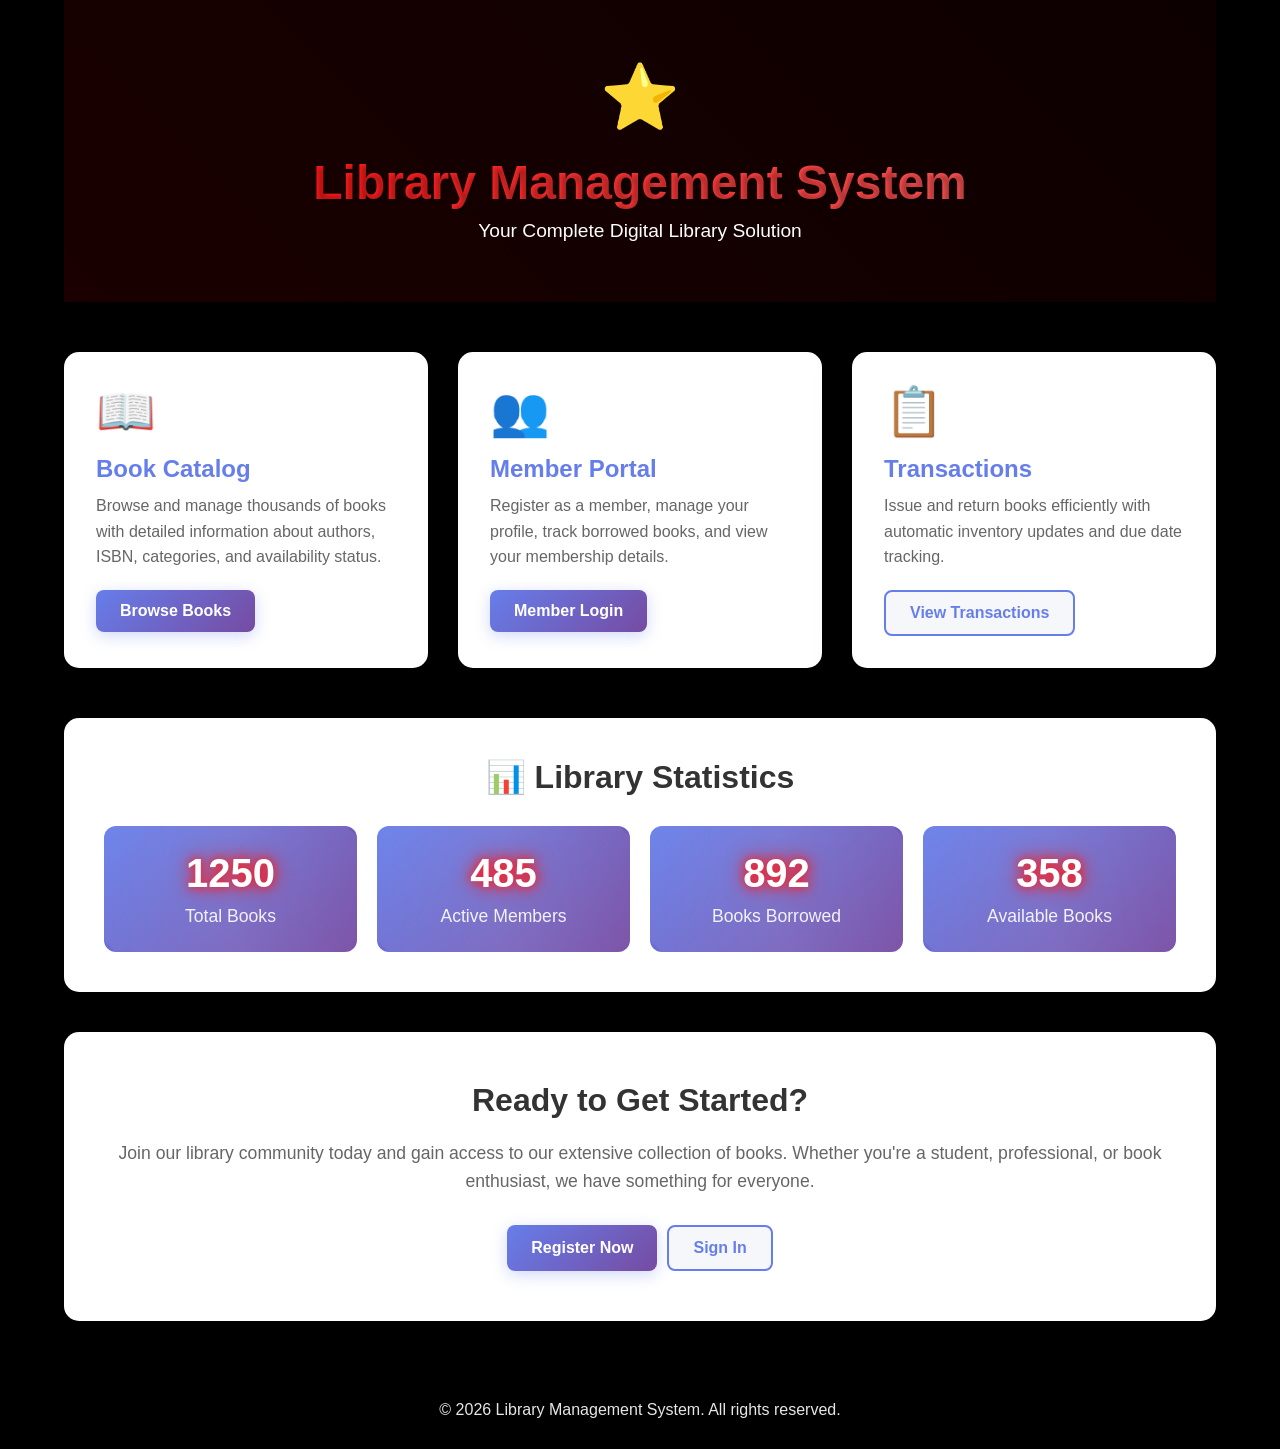
<file: library_management/www/index.html>
<!DOCTYPE html>
<html lang="en">
<head>
    <meta charset="UTF-8">
    <meta name="viewport" content="width=device-width, initial-scale=1.0">
    <title>Library Management System</title>
    <style>
        * {
            margin: 0;
            padding: 0;
            box-sizing: border-box;
        }

        body {
            font-family: 'Segoe UI', Tahoma, Geneva, Verdana, sans-serif;
            background: #000000;
            min-height: 100vh;
            display: flex;
            justify-content: center;
            align-items: center;
        }

        .container {
            width: 90%;
            max-width: 1200px;
            margin: 0 auto;
        }

        .header {
            text-align: center;
            color: white;
            padding: 60px 20px;
            margin-bottom: 50px;
            animation: slideDown 0.8s ease-out;
            position: relative;
            overflow: hidden;
        }

        .header::before {
            content: '';
            position: absolute;
            top: 0;
            left: 0;
            right: 0;
            bottom: 0;
            background: linear-gradient(45deg, rgba(255,0,0,0.1), rgba(255,0,0,0.05));
            animation: pulse 3s infinite;
        }

        .header-content {
            position: relative;
            z-index: 1;
        }

        .logo {
            font-size: 4em;
            margin-bottom: 20px;
            animation: bounce 2s infinite;
            display: inline-block;
        }

        .header h1 {
            font-size: 3em;
            margin-bottom: 10px;
            text-shadow: 2px 2px 4px rgba(0,0,0,0.3);
            background: linear-gradient(135deg, #ff0000 0%, #ff6b6b 100%);
            -webkit-background-clip: text;
            -webkit-text-fill-color: transparent;
            background-clip: text;
            animation: glow 2s ease-in-out infinite alternate;
        }

        .header p {
            font-size: 1.2em;
            opacity: 0.9;
            animation: fadeInUp 1s ease-out 0.5s both;
        }

        @keyframes bounce {
            0%, 20%, 50%, 80%, 100% { transform: translateY(0); }
            40% { transform: translateY(-10px); }
            60% { transform: translateY(-5px); }
        }

        @keyframes glow {
            from { text-shadow: 0 0 5px #ff0000, 0 0 10px #ff0000, 0 0 15px #ff0000; }
            to { text-shadow: 0 0 10px #ff0000, 0 0 20px #ff0000, 0 0 30px #ff0000; }
        }

        @keyframes pulse {
            0%, 100% { opacity: 0.3; }
            50% { opacity: 0.6; }
        }

        @keyframes rotate {
            from { transform: rotate(0deg); }
            to { transform: rotate(360deg); }
        }

        .features-grid {
            display: grid;
            grid-template-columns: repeat(auto-fit, minmax(300px, 1fr));
            gap: 30px;
            margin-bottom: 50px;
        }

        .feature-card {
            background: white;
            border-radius: 15px;
            padding: 30px;
            box-shadow: 0 10px 40px rgba(0,0,0,0.2);
            transition: all 0.3s ease;
            animation: fadeInUp 0.8s ease-out backwards;
            cursor: pointer;
            position: relative;
            overflow: hidden;
            border: 2px solid transparent;
        }

        .feature-card::before {
            content: '';
            position: absolute;
            top: 0;
            left: -100%;
            width: 100%;
            height: 100%;
            background: linear-gradient(90deg, transparent, rgba(255,0,0,0.1), transparent);
            transition: left 0.5s;
        }

        .feature-card:hover::before {
            left: 100%;
        }

        .feature-card:hover {
            transform: translateY(-10px) scale(1.02);
            box-shadow: 0 15px 50px rgba(0,0,0,0.3);
            border-color: #ff0000;
        }

        .feature-icon {
            font-size: 3em;
            margin-bottom: 15px;
            display: inline-block;
            transition: transform 0.3s ease;
        }

        .feature-card:hover .feature-icon {
            transform: scale(1.2) rotate(10deg);
        }

        .feature-card h2 {
            color: #667eea;
            margin-bottom: 10px;
            font-size: 1.5em;
            transition: color 0.3s ease;
        }

        .feature-card:hover h2 {
            color: #ff0000;
        }

        .feature-card p {
            color: #666;
            line-height: 1.6;
            margin-bottom: 20px;
        }

        .btn-group {
            display: flex;
            gap: 10px;
            flex-wrap: wrap;
        }

        .btn {
            padding: 12px 24px;
            border: none;
            border-radius: 8px;
            font-size: 1em;
            cursor: pointer;
            transition: all 0.3s ease;
            text-decoration: none;
            display: inline-block;
            font-weight: 600;
            position: relative;
            overflow: hidden;
        }

        .btn::before {
            content: '';
            position: absolute;
            top: 0;
            left: -100%;
            width: 100%;
            height: 100%;
            background: linear-gradient(90deg, transparent, rgba(255,255,255,0.2), transparent);
            transition: left 0.5s;
        }

        .btn:hover::before {
            left: 100%;
        }

        .btn-primary {
            background: linear-gradient(135deg, #667eea 0%, #764ba2 100%);
            color: white;
            box-shadow: 0 4px 15px rgba(102, 126, 234, 0.3);
        }

        .btn-primary:hover {
            transform: translateY(-2px);
            box-shadow: 0 6px 20px rgba(102, 126, 234, 0.4);
        }

        .btn-secondary {
            background: #f5f7fa;
            color: #667eea;
            border: 2px solid #667eea;
        }

        .btn-secondary:hover {
            background: #667eea;
            color: white;
            transform: translateY(-2px);
        }

        .stats-section {
            background: white;
            border-radius: 15px;
            padding: 40px;
            margin-bottom: 40px;
            box-shadow: 0 10px 40px rgba(0,0,0,0.1);
            animation: fadeInUp 0.8s ease-out 0.4s backwards;
        }

        .stats-section h2 {
            color: #333;
            margin-bottom: 30px;
            text-align: center;
            font-size: 2em;
        }

        .stats-grid {
            display: grid;
            grid-template-columns: repeat(auto-fit, minmax(200px, 1fr));
            gap: 20px;
        }

        .stat-card {
            background: linear-gradient(135deg, #667eea 0%, #764ba2 100%);
            color: white;
            padding: 25px;
            border-radius: 12px;
            text-align: center;
            transition: all 0.3s ease;
            position: relative;
            overflow: hidden;
            cursor: pointer;
        }

        .stat-card::before {
            content: '';
            position: absolute;
            top: -50%;
            left: -50%;
            width: 200%;
            height: 200%;
            background: linear-gradient(45deg, transparent, rgba(255,255,255,0.1), transparent);
            transform: rotate(45deg);
            transition: all 0.5s;
        }

        .stat-card:hover::before {
            left: 100%;
        }

        .stat-card:hover {
            transform: scale(1.05) translateY(-5px);
            box-shadow: 0 10px 30px rgba(102, 126, 234, 0.4);
        }

        .stat-number {
            font-size: 2.5em;
            font-weight: bold;
            margin-bottom: 10px;
            display: block;
            animation: countUp 2s ease-out;
        }

        .stat-label {
            font-size: 1.1em;
            opacity: 0.9;
        }

        .cta-section {
            background: white;
            border-radius: 15px;
            padding: 50px;
            text-align: center;
            box-shadow: 0 10px 40px rgba(0,0,0,0.1);
            animation: fadeInUp 0.8s ease-out 0.5s backwards;
        }

        .cta-section h2 {
            color: #333;
            font-size: 2em;
            margin-bottom: 20px;
        }

        .cta-section p {
            color: #666;
            font-size: 1.1em;
            margin-bottom: 30px;
            line-height: 1.6;
        }

        .modal {
            display: none;
            position: fixed;
            z-index: 1000;
            left: 0;
            top: 0;
            width: 100%;
            height: 100%;
            background-color: rgba(0,0,0,0.5);
            animation: fadeIn 0.3s ease-out;
        }

        .modal-content {
            background-color: white;
            margin: 5% auto;
            padding: 40px;
            border-radius: 15px;
            width: 90%;
            max-width: 500px;
            box-shadow: 0 15px 50px rgba(0,0,0,0.3);
            animation: slideUp 0.3s ease-out;
        }

        .close {
            color: #999;
            float: right;
            font-size: 2em;
            font-weight: bold;
            cursor: pointer;
            transition: color 0.3s ease;
        }

        .close:hover {
            color: #333;
        }

        .form-group {
            margin-bottom: 20px;
        }

        .form-group label {
            display: block;
            margin-bottom: 8px;
            color: #333;
            font-weight: 600;
        }

        .form-group input,
        .form-group select,
        .form-group textarea {
            width: 100%;
            padding: 12px;
            border: 2px solid #e1e8ed;
            border-radius: 8px;
            font-size: 1em;
            transition: border-color 0.3s ease;
        }

        .form-group input:focus,
        .form-group select:focus,
        .form-group textarea:focus {
            outline: none;
            border-color: #667eea;
            box-shadow: 0 0 0 3px rgba(102, 126, 234, 0.1);
        }

        .success-message {
            display: none;
            background: #d4edda;
            color: #155724;
            padding: 15px;
            border-radius: 8px;
            margin-bottom: 20px;
            border: 1px solid #c3e6cb;
            animation: slideDown 0.3s ease-out;
        }

        .error-message {
            display: none;
            background: #f8d7da;
            color: #721c24;
            padding: 15px;
            border-radius: 8px;
            margin-bottom: 20px;
            border: 1px solid #f5c6cb;
            animation: slideDown 0.3s ease-out;
        }

        @keyframes slideDown {
            from {
                opacity: 0;
                transform: translateY(-30px);
            }
            to {
                opacity: 1;
                transform: translateY(0);
            }
        }

        @keyframes fadeInUp {
            from {
                opacity: 0;
                transform: translateY(30px);
            }
            to {
                opacity: 1;
                transform: translateY(0);
            }
        }

        @keyframes fadeIn {
            from {
                opacity: 0;
            }
            to {
                opacity: 1;
            }
        }

        @keyframes slideUp {
            from {
                opacity: 0;
                transform: translateY(30px);
            }
            to {
                opacity: 1;
                transform: translateY(0);
            }
        }

        footer {
            text-align: center;
            color: white;
            padding: 30px;
            margin-top: 50px;
        }

        footer p {
            opacity: 0.9;
        }

        @media (max-width: 768px) {
            .header h1 {
                font-size: 2em;
            }

            .features-grid {
                grid-template-columns: 1fr;
            }

            .stats-grid {
                grid-template-columns: 1fr;
            }

            .cta-section {
                padding: 30px;
            }

            .btn-group {
                flex-direction: column;
            }

            .btn {
                width: 100%;
                text-align: center;
            }
        }
    </style>
</head>
<body>
    <div class="container">
        <div class="header">
            <div class="header-content">
                <div class="logo">⭐</div>
                <h1>Library Management System</h1>
                <p>Your Complete Digital Library Solution</p>
            </div>
        </div>

        <div class="features-grid">
            <div class="feature-card">
                <div class="feature-icon">📖</div>
                <h2>Book Catalog</h2>
                <p>Browse and manage thousands of books with detailed information about authors, ISBN, categories, and availability status.</p>
                <div class="btn-group">
                    <button class="btn btn-primary" onclick="openModal('bookModal')">Browse Books</button>
                </div>
            </div>

            <div class="feature-card">
                <div class="feature-icon">👥</div>
                <h2>Member Portal</h2>
                <p>Register as a member, manage your profile, track borrowed books, and view your membership details.</p>
                <div class="btn-group">
                    <button class="btn btn-primary" onclick="openModal('memberModal')">Member Login</button>
                </div>
            </div>

            <div class="feature-card">
                <div class="feature-icon">📋</div>
                <h2>Transactions</h2>
                <p>Issue and return books efficiently with automatic inventory updates and due date tracking.</p>
                <div class="btn-group">
                    <button class="btn btn-secondary" onclick="alert('Access through Frappe Desk')">View Transactions</button>
                </div>
            </div>
        </div>

        <div class="stats-section">
            <h2>📊 Library Statistics</h2>
            <div class="stats-grid">
                <div class="stat-card">
                    <div class="stat-number" data-counter="0" data-target="1250">0</div>
                    <div class="stat-label">Total Books</div>
                </div>
                <div class="stat-card">
                    <div class="stat-number" data-counter="0" data-target="485">0</div>
                    <div class="stat-label">Active Members</div>
                </div>
                <div class="stat-card">
                    <div class="stat-number" data-counter="0" data-target="892">0</div>
                    <div class="stat-label">Books Borrowed</div>
                </div>
                <div class="stat-card">
                    <div class="stat-number" data-counter="0" data-target="358">0</div>
                    <div class="stat-label">Available Books</div>
                </div>
            </div>
        </div>

        <div class="cta-section">
            <h2>Ready to Get Started?</h2>
            <p>Join our library community today and gain access to our extensive collection of books. Whether you're a student, professional, or book enthusiast, we have something for everyone.</p>
            <div class="btn-group" style="justify-content: center;">
                <button class="btn btn-primary" onclick="openModal('registerModal')">Register Now</button>
                <button class="btn btn-secondary" onclick="openModal('loginModal')">Sign In</button>
            </div>
        </div>

        <!-- Book Modal -->
        <div id="bookModal" class="modal">
            <div class="modal-content">
                <span class="close" onclick="closeModal('bookModal')">&times;</span>
                <h2>Browse Books</h2>
                <div class="success-message" id="bookMessage"></div>
                <div class="form-group">
                    <label>Search Books</label>
                    <input type="text" id="bookSearch" placeholder="Enter book title, author, or ISBN...">
                </div>
                <button class="btn btn-primary" style="width: 100%;" onclick="searchBooks()">Search</button>
                <p style="margin-top: 20px; color: #666;">Access the complete book catalog through the <strong>Frappe Desk</strong> for advanced filtering and detailed information.</p>
            </div>
        </div>

        <!-- Member Modal -->
        <div id="memberModal" class="modal">
            <div class="modal-content">
                <span class="close" onclick="closeModal('memberModal')">&times;</span>
                <h2>Member Portal</h2>
                <div class="success-message" id="memberMessage"></div>
                <div class="form-group">
                    <label>Member ID</label>
                    <input type="text" id="memberId" placeholder="Enter your member ID...">
                </div>
                <div class="form-group">
                    <label>Email</label>
                    <input type="email" id="memberEmail" placeholder="Enter your email...">
                </div>
                <button class="btn btn-primary" style="width: 100%;" onclick="memberLogin()">Login</button>
            </div>
        </div>

        <!-- Register Modal -->
        <div id="registerModal" class="modal">
            <div class="modal-content">
                <span class="close" onclick="closeModal('registerModal')">&times;</span>
                <h2>Register as Member</h2>
                <div class="error-message" id="registerError"></div>
                <div class="success-message" id="registerSuccess"></div>
                <div class="form-group">
                    <label>First Name</label>
                    <input type="text" id="firstName" placeholder="Enter first name...">
                </div>
                <div class="form-group">
                    <label>Last Name</label>
                    <input type="text" id="lastName" placeholder="Enter last name...">
                </div>
                <div class="form-group">
                    <label>Email</label>
                    <input type="email" id="registerEmail" placeholder="Enter email...">
                </div>
                <div class="form-group">
                    <label>Phone Number</label>
                    <input type="tel" id="phone" placeholder="Enter phone number...">
                </div>
                <div class="form-group">
                    <label>Membership Type</label>
                    <select id="membershipType">
                        <option value="Standard">Standard</option>
                        <option value="Premium">Premium</option>
                        <option value="VIP">VIP</option>
                    </select>
                </div>
                <button class="btn btn-primary" style="width: 100%;" onclick="registerMember()">Register</button>
            </div>
        </div>

        <!-- Login Modal -->
        <div id="loginModal" class="modal">
            <div class="modal-content">
                <span class="close" onclick="closeModal('loginModal')">&times;</span>
                <h2>Sign In</h2>
                <div class="form-group">
                    <label>Email or Username</label>
                    <input type="text" id="loginUsername" placeholder="Enter email or username...">
                </div>
                <div class="form-group">
                    <label>Password</label>
                    <input type="password" id="loginPassword" placeholder="Enter password...">
                </div>
                <button class="btn btn-primary" style="width: 100%;" onclick="userLogin()">Sign In</button>
            </div>
        </div>

        <footer>
            <p>&copy; 2026 Library Management System. All rights reserved.</p>
        </footer>
    </div>

    <script>
        // Counter Animation with enhanced features
        function animateCounters() {
            const counters = document.querySelectorAll('[data-counter]');
            const speed = 200; // The lower the number, the faster the animation

            counters.forEach(counter => {
                const target = parseInt(counter.getAttribute('data-target'));
                const increment = target / speed;
                let current = 0;

                const updateCounter = () => {
                    current += increment;
                    if (current < target) {
                        counter.textContent = Math.floor(current);
                        setTimeout(updateCounter, 1);
                    } else {
                        counter.textContent = target;
                        // Add a sparkle effect when counter completes
                        counter.style.textShadow = '0 0 10px #ff0000, 0 0 20px #ff0000';
                        setTimeout(() => {
                            counter.style.textShadow = '';
                        }, 1000);
                    }
                };

                // Add click interaction to counters
                counter.addEventListener('click', () => {
                    current = 0;
                    counter.textContent = '0';
                    updateCounter();
                });

                updateCounter();
            });
        }

        // Enhanced Modal Functions
        function openModal(modalId) {
            const modal = document.getElementById(modalId);
            modal.style.display = 'block';
            document.body.style.overflow = 'hidden';

            // Add entrance animation
            const modalContent = modal.querySelector('.modal-content');
            modalContent.style.animation = 'modalSlideIn 0.3s ease-out';

            // Add close on escape key
            document.addEventListener('keydown', handleEscape);
        }

        function closeModal(modalId) {
            const modal = document.getElementById(modalId);
            const modalContent = modal.querySelector('.modal-content');
            modalContent.style.animation = 'modalSlideOut 0.3s ease-out';

            setTimeout(() => {
                modal.style.display = 'none';
                document.body.style.overflow = 'auto';
            }, 300);

            document.removeEventListener('keydown', handleEscape);
        }

        function handleEscape(event) {
            if (event.key === 'Escape') {
                const openModals = document.querySelectorAll('.modal[style*="display: block"]');
                openModals.forEach(modal => {
                    modal.style.display = 'none';
                    document.body.style.overflow = 'auto';
                });
                document.removeEventListener('keydown', handleEscape);
            }
        }

        // Enhanced feature card interactions
        function addCardInteractions() {
            const cards = document.querySelectorAll('.feature-card');

            cards.forEach((card, index) => {
                // Add click ripple effect
                card.addEventListener('click', function(e) {
                    const ripple = document.createElement('div');
                    ripple.style.position = 'absolute';
                    ripple.style.borderRadius = '50%';
                    ripple.style.background = 'rgba(255, 255, 255, 0.6)';
                    ripple.style.transform = 'scale(0)';
                    ripple.style.animation = 'ripple 0.6s linear';
                    ripple.style.left = (e.offsetX - 10) + 'px';
                    ripple.style.top = (e.offsetY - 10) + 'px';
                    ripple.style.width = '20px';
                    ripple.style.height = '20px';

                    this.appendChild(ripple);

                    setTimeout(() => {
                        ripple.remove();
                    }, 600);
                });

                // Add hover sound effect (visual feedback)
                card.addEventListener('mouseenter', function() {
                    this.style.boxShadow = '0 15px 50px rgba(0,0,0,0.3), 0 0 20px rgba(255,0,0,0.2)';
                });

                card.addEventListener('mouseleave', function() {
                    this.style.boxShadow = '0 10px 40px rgba(0,0,0,0.2)';
                });
            });
        }

        // Enhanced search functionality
        function searchBooks() {
            const searchTerm = document.getElementById('bookSearch').value.trim();
            const messageDiv = document.getElementById('bookMessage');

            if (!searchTerm) {
                messageDiv.textContent = 'Please enter a search term to find books!';
                messageDiv.style.display = 'block';
                messageDiv.className = 'error-message';
                return;
            }

            // Show loading animation
            messageDiv.textContent = '🔍 Searching for books...';
            messageDiv.className = 'success-message';
            messageDiv.style.display = 'block';

            // Simulate search delay
            setTimeout(() => {
                messageDiv.textContent = `Found results for "${searchTerm}"! Redirecting to book catalog...`;
                messageDiv.className = 'success-message';

                // Redirect after showing results
                setTimeout(() => {
                    window.location.href = '/app/book';
                }, 1500);
            }, 1000);
        }

        // Enhanced member login
        function memberLogin() {
            const memberId = document.getElementById('memberId').value.trim();
            const email = document.getElementById('memberEmail').value.trim();
            const messageDiv = document.getElementById('memberMessage');

            if (!memberId || !email) {
                messageDiv.textContent = 'Please fill in both Member ID and Email!';
                messageDiv.className = 'error-message';
                messageDiv.style.display = 'block';
                return;
            }

            // Validate email format
            const emailRegex = /^[^\s@]+@[^\s@]+\.[^\s@]+$/;
            if (!emailRegex.test(email)) {
                messageDiv.textContent = 'Please enter a valid email address!';
                messageDiv.className = 'error-message';
                messageDiv.style.display = 'block';
                return;
            }

            messageDiv.textContent = '🔐 Verifying credentials...';
            messageDiv.className = 'success-message';
            messageDiv.style.display = 'block';

            setTimeout(() => {
                messageDiv.textContent = '✅ Login successful! Redirecting to your dashboard.';
                setTimeout(() => {
                    window.location.href = '/app/library-member';
                }, 1000);
            }, 1500);
        }

        // Enhanced member registration
        function registerMember() {
            const firstName = document.getElementById('firstName').value.trim();
            const lastName = document.getElementById('lastName').value.trim();
            const email = document.getElementById('registerEmail').value.trim();
            const phone = document.getElementById('phone').value.trim();
            const membershipType = document.getElementById('membershipType').value;

            const errorDiv = document.getElementById('registerError');
            const successDiv = document.getElementById('registerSuccess');

            // Reset messages
            errorDiv.style.display = 'none';
            successDiv.style.display = 'none';

            // Validation
            if (!firstName || !lastName || !email || !phone) {
                errorDiv.textContent = 'All fields are required!';
                errorDiv.style.display = 'block';
                return;
            }

            const emailRegex = /^[^\s@]+@[^\s@]+\.[^\s@]+$/;
            if (!emailRegex.test(email)) {
                errorDiv.textContent = 'Please enter a valid email address!';
                errorDiv.style.display = 'block';
                return;
            }

            const phoneRegex = /^[\+]?[1-9][\d]{0,15}$/;
            if (!phoneRegex.test(phone.replace(/[\s\-\(\)]/g, ''))) {
                errorDiv.textContent = 'Please enter a valid phone number!';
                errorDiv.style.display = 'block';
                return;
            }

            // Show success message
            successDiv.textContent = `🎉 Welcome ${firstName} ${lastName}! Your ${membershipType} membership is being processed.`;
            successDiv.style.display = 'block';

            // Simulate processing
            setTimeout(() => {
                successDiv.textContent = '📝 Registration complete! Redirecting to member login...';
                setTimeout(() => {
                    window.location.href = '/app/library-member/new';
                }, 1500);
            }, 2000);
        }

        // Enhanced user login
        function userLogin() {
            const username = document.getElementById('loginUsername').value.trim();
            const password = document.getElementById('loginPassword').value.trim();

            if (!username || !password) {
                alert('🚫 Please enter both username and password!');
                return;
            }

            // Show loading
            const button = event.target;
            const originalText = button.textContent;
            button.textContent = '🔄 Signing in...';
            button.disabled = true;

            setTimeout(() => {
                button.textContent = originalText;
                button.disabled = false;
                alert('🔗 Redirecting to Frappe authentication...');
                window.location.href = '/';
            }, 1500);
        }

        // Add ripple effect keyframes
        const style = document.createElement('style');
        style.textContent = `
            @keyframes ripple {
                to {
                    transform: scale(4);
                    opacity: 0;
                }
            }

            @keyframes modalSlideIn {
                from {
                    opacity: 0;
                    transform: translateY(-50px) scale(0.9);
                }
                to {
                    opacity: 1;
                    transform: translateY(0) scale(1);
                }
            }

            @keyframes modalSlideOut {
                from {
                    opacity: 1;
                    transform: translateY(0) scale(1);
                }
                to {
                    opacity: 0;
                    transform: translateY(-50px) scale(0.9);
                }
            }
        `;
        document.head.appendChild(style);

        // Initialize on page load
        window.addEventListener('load', () => {
            animateCounters();
            addCardInteractions();

            // Add smooth scrolling
            document.querySelectorAll('a[href^="#"]').forEach(anchor => {
                anchor.addEventListener('click', function (e) {
                    e.preventDefault();
                    const target = document.querySelector(this.getAttribute('href'));
                    if (target) {
                        target.scrollIntoView({
                            behavior: 'smooth',
                            block: 'start'
                        });
                    }
                });
            });

            // Add parallax effect to header
            window.addEventListener('scroll', () => {
                const scrolled = window.pageYOffset;
                const header = document.querySelector('.header');
                if (header) {
                    header.style.transform = `translateY(${scrolled * 0.5}px)`;
                }
            });
        });

        // Add keyboard shortcuts
        document.addEventListener('keydown', (e) => {
            // Ctrl/Cmd + K for search
            if ((e.ctrlKey || e.metaKey) && e.key === 'k') {
                e.preventDefault();
                document.getElementById('bookSearch')?.focus();
            }

            // Escape to close modals
            if (e.key === 'Escape') {
                const openModals = document.querySelectorAll('.modal[style*="display: block"]');
                openModals.forEach(modal => closeModal(modal.id));
            }
        });
    </script>
</body>
</html>
</file>
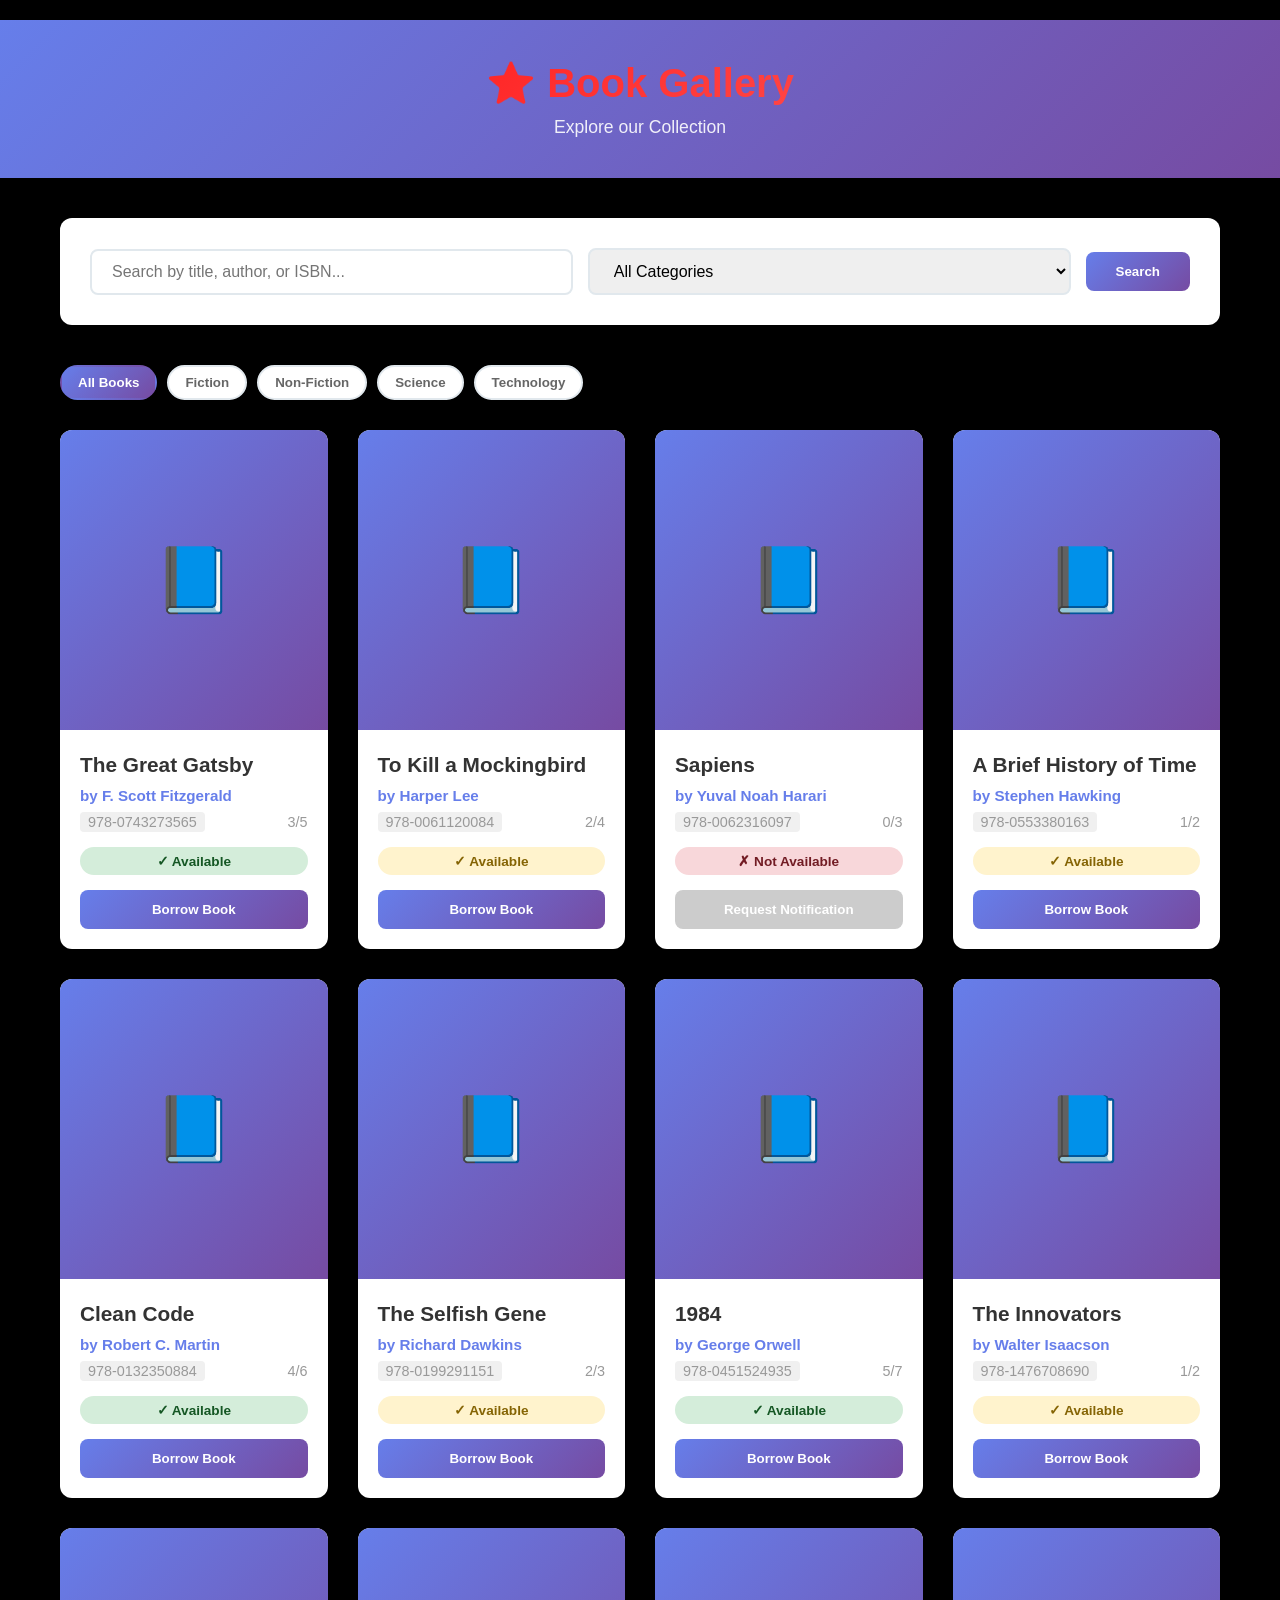
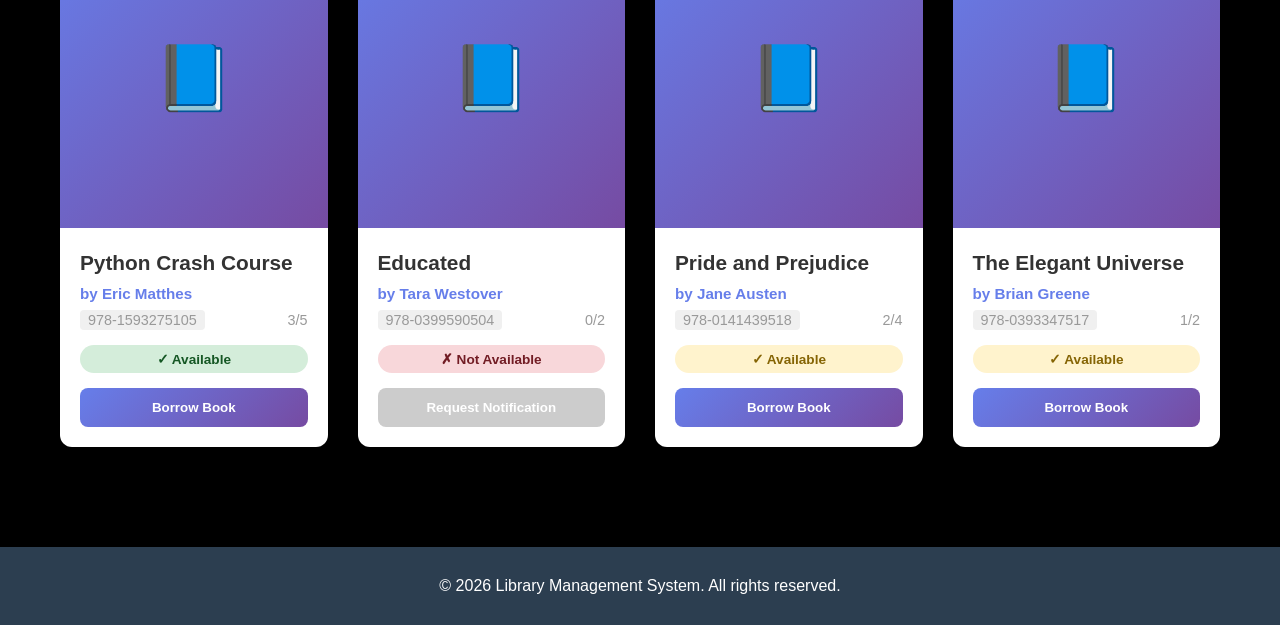
<file: library_management/www/books.html>
<!DOCTYPE html>
<html lang="en">
<head>
    <meta charset="UTF-8">
    <meta name="viewport" content="width=device-width, initial-scale=1.0">
    <title>Book Gallery - Library Management</title>
    <style>
        * {
            margin: 0;
            padding: 0;
            box-sizing: border-box;
        }

        body {
            font-family: 'Segoe UI', Tahoma, Geneva, Verdana, sans-serif;
            background: #000000;
            color: #333;
            padding-top: 20px;
        }

        .header {
            background: linear-gradient(135deg, #667eea 0%, #764ba2 100%);
            color: white;
            padding: 40px 20px;
            text-align: center;
            margin-bottom: 40px;
            box-shadow: 0 10px 30px rgba(0,0,0,0.1);
        }

        .header h1 {
            font-size: 2.5em;
            margin-bottom: 10px;
            background: linear-gradient(135deg, #ff0000 0%, #ff6b6b 100%);
            -webkit-background-clip: text;
            -webkit-text-fill-color: transparent;
            background-clip: text;
        }

        .header p {
            font-size: 1.1em;
            opacity: 0.9;
        }

        .container {
            max-width: 1200px;
            margin: 0 auto;
            padding: 0 20px;
        }

        .search-section {
            background: white;
            padding: 30px;
            border-radius: 12px;
            margin-bottom: 40px;
            box-shadow: 0 4px 15px rgba(0,0,0,0.1);
            display: flex;
            gap: 15px;
            flex-wrap: wrap;
            align-items: center;
        }

        .search-section input,
        .search-section select {
            padding: 12px 20px;
            border: 2px solid #e1e8ed;
            border-radius: 8px;
            font-size: 1em;
            transition: all 0.3s ease;
            flex: 1;
            min-width: 200px;
        }

        .search-section input:focus,
        .search-section select:focus {
            outline: none;
            border-color: #667eea;
            box-shadow: 0 0 0 3px rgba(102, 126, 234, 0.1);
        }

        .btn-search {
            padding: 12px 30px;
            background: linear-gradient(135deg, #667eea 0%, #764ba2 100%);
            color: white;
            border: none;
            border-radius: 8px;
            font-weight: 600;
            cursor: pointer;
            transition: all 0.3s ease;
        }

        .btn-search:hover {
            transform: translateY(-2px);
            box-shadow: 0 6px 20px rgba(102, 126, 234, 0.4);
        }

        .filters {
            display: flex;
            gap: 10px;
            flex-wrap: wrap;
            margin-bottom: 30px;
        }

        .filter-btn {
            padding: 8px 16px;
            background: white;
            border: 2px solid #e1e8ed;
            border-radius: 20px;
            cursor: pointer;
            transition: all 0.3s ease;
            font-weight: 600;
            color: #666;
        }

        .filter-btn:hover,
        .filter-btn.active {
            background: linear-gradient(135deg, #667eea 0%, #764ba2 100%);
            color: white;
            border-color: transparent;
        }

        .books-grid {
            display: grid;
            grid-template-columns: repeat(auto-fill, minmax(250px, 1fr));
            gap: 30px;
            margin-bottom: 40px;
        }

        .book-card {
            background: white;
            border-radius: 12px;
            overflow: hidden;
            box-shadow: 0 4px 15px rgba(0,0,0,0.1);
            transition: all 0.3s ease;
            cursor: pointer;
        }

        .book-card:hover {
            transform: translateY(-10px);
            box-shadow: 0 10px 30px rgba(0,0,0,0.2);
        }

        .book-image {
            width: 100%;
            height: 300px;
            background: linear-gradient(135deg, #667eea 0%, #764ba2 100%);
            display: flex;
            align-items: center;
            justify-content: center;
            font-size: 4em;
            color: white;
            position: relative;
            overflow: hidden;
        }

        .book-image::before {
            content: '';
            position: absolute;
            top: 0;
            left: 0;
            right: 0;
            bottom: 0;
            background: rgba(0,0,0,0.1);
            opacity: 0;
            transition: opacity 0.3s ease;
        }

        .book-card:hover .book-image::before {
            opacity: 1;
        }

        .book-content {
            padding: 20px;
        }

        .book-title {
            font-size: 1.3em;
            font-weight: bold;
            color: #333;
            margin-bottom: 8px;
            line-height: 1.4;
        }

        .book-author {
            color: #667eea;
            font-weight: 600;
            margin-bottom: 8px;
            font-size: 0.95em;
        }

        .book-meta {
            display: flex;
            justify-content: space-between;
            align-items: center;
            margin-bottom: 15px;
            font-size: 0.9em;
            color: #999;
        }

        .book-isbn {
            background: #f0f0f0;
            padding: 2px 8px;
            border-radius: 4px;
        }

        .availability {
            padding: 6px 12px;
            border-radius: 20px;
            font-size: 0.85em;
            font-weight: 600;
            text-align: center;
            margin-bottom: 15px;
        }

        .available {
            background: #d4edda;
            color: #155724;
        }

        .unavailable {
            background: #f8d7da;
            color: #721c24;
        }

        .limited {
            background: #fff3cd;
            color: #856404;
        }

        .btn-borrow {
            width: 100%;
            padding: 12px;
            background: linear-gradient(135deg, #667eea 0%, #764ba2 100%);
            color: white;
            border: none;
            border-radius: 8px;
            font-weight: 600;
            cursor: pointer;
            transition: all 0.3s ease;
        }

        .btn-borrow:hover {
            transform: translateY(-2px);
            box-shadow: 0 4px 12px rgba(102, 126, 234, 0.3);
        }

        .btn-borrow:disabled {
            background: #ccc;
            cursor: not-allowed;
            transform: none;
        }

        .empty-state {
            text-align: center;
            padding: 60px 20px;
            background: white;
            border-radius: 12px;
            box-shadow: 0 4px 15px rgba(0,0,0,0.1);
        }

        .empty-state-icon {
            font-size: 4em;
            margin-bottom: 20px;
        }

        .empty-state h2 {
            color: #333;
            margin-bottom: 10px;
        }

        .empty-state p {
            color: #666;
            font-size: 1.1em;
        }

        .pagination {
            display: flex;
            justify-content: center;
            gap: 10px;
            margin: 40px 0;
            flex-wrap: wrap;
        }

        .pagination button {
            padding: 10px 15px;
            border: 2px solid #e1e8ed;
            background: white;
            border-radius: 8px;
            cursor: pointer;
            transition: all 0.3s ease;
            font-weight: 600;
        }

        .pagination button:hover,
        .pagination button.active {
            background: linear-gradient(135deg, #667eea 0%, #764ba2 100%);
            color: white;
            border-color: transparent;
        }

        .pagination button:disabled {
            opacity: 0.5;
            cursor: not-allowed;
        }

        footer {
            background: #2c3e50;
            color: white;
            text-align: center;
            padding: 30px 20px;
            margin-top: 60px;
        }

        @media (max-width: 768px) {
            .header h1 {
                font-size: 1.8em;
            }

            .search-section {
                flex-direction: column;
                align-items: stretch;
            }

            .search-section input,
            .search-section select,
            .btn-search {
                width: 100%;
                min-width: auto;
                flex: none;
            }

            .books-grid {
                grid-template-columns: repeat(auto-fill, minmax(200px, 1fr));
                gap: 20px;
            }

            .book-image {
                height: 200px;
            }
        }
    </style>
</head>
<body>
    <div class="header">
        <h1>⭐ Book Gallery</h1>
        <p>Explore our Collection</p>
    </div>

    <div class="container">
        <div class="search-section">
            <input type="text" id="searchInput" placeholder="Search by title, author, or ISBN...">
            <select id="categoryFilter">
                <option value="">All Categories</option>
                <option value="fiction">Fiction</option>
                <option value="non-fiction">Non-Fiction</option>
                <option value="science">Science</option>
                <option value="technology">Technology</option>
                <option value="history">History</option>
                <option value="biography">Biography</option>
            </select>
            <button class="btn-search" onclick="filterBooks()">Search</button>
        </div>

        <div class="filters" id="filterContainer">
            <button class="filter-btn active" onclick="filterByCategory('')">All Books</button>
            <button class="filter-btn" onclick="filterByCategory('fiction')">Fiction</button>
            <button class="filter-btn" onclick="filterByCategory('non-fiction')">Non-Fiction</button>
            <button class="filter-btn" onclick="filterByCategory('science')">Science</button>
            <button class="filter-btn" onclick="filterByCategory('technology')">Technology</button>
        </div>

        <div class="books-grid" id="booksGrid">
            <!-- Books will be dynamically populated here -->
        </div>

        <div class="pagination" id="pagination"></div>
    </div>

    <footer>
        <p>&copy; 2026 Library Management System. All rights reserved.</p>
    </footer>

    <script>
        // Sample book data
        const booksData = [
            { id: 1, title: 'The Great Gatsby', author: 'F. Scott Fitzgerald', category: 'fiction', isbn: '978-0743273565', available: 3, total: 5 },
            { id: 2, title: 'To Kill a Mockingbird', author: 'Harper Lee', category: 'fiction', isbn: '978-0061120084', available: 2, total: 4 },
            { id: 3, title: 'Sapiens', author: 'Yuval Noah Harari', category: 'non-fiction', isbn: '978-0062316097', available: 0, total: 3 },
            { id: 4, title: 'A Brief History of Time', author: 'Stephen Hawking', category: 'science', isbn: '978-0553380163', available: 1, total: 2 },
            { id: 5, title: 'Clean Code', author: 'Robert C. Martin', category: 'technology', isbn: '978-0132350884', available: 4, total: 6 },
            { id: 6, title: 'The Selfish Gene', author: 'Richard Dawkins', category: 'science', isbn: '978-0199291151', available: 2, total: 3 },
            { id: 7, title: '1984', author: 'George Orwell', category: 'fiction', isbn: '978-0451524935', available: 5, total: 7 },
            { id: 8, title: 'The Innovators', author: 'Walter Isaacson', category: 'biography', isbn: '978-1476708690', available: 1, total: 2 },
            { id: 9, title: 'Python Crash Course', author: 'Eric Matthes', category: 'technology', isbn: '978-1593275105', available: 3, total: 5 },
            { id: 10, title: 'Educated', author: 'Tara Westover', category: 'biography', isbn: '978-0399590504', available: 0, total: 2 },
            { id: 11, title: 'Pride and Prejudice', author: 'Jane Austen', category: 'fiction', isbn: '978-0141439518', available: 2, total: 4 },
            { id: 12, title: 'The Elegant Universe', author: 'Brian Greene', category: 'science', isbn: '978-0393347517', available: 1, total: 2 }
        ];

        const itemsPerPage = 12;
        let currentPage = 1;
        let filteredBooks = [...booksData];

        function renderBooks() {
            const start = (currentPage - 1) * itemsPerPage;
            const end = start + itemsPerPage;
            const booksToShow = filteredBooks.slice(start, end);

            const grid = document.getElementById('booksGrid');
            if (booksToShow.length === 0) {
                grid.innerHTML = `
                    <div style="grid-column: 1/-1;">
                        <div class="empty-state">
                            <div class="empty-state-icon">📭</div>
                            <h2>No Books Found</h2>
                            <p>Try adjusting your search or filter criteria</p>
                        </div>
                    </div>
                `;
                return;
            }

            grid.innerHTML = booksToShow.map(book => `
                <div class="book-card" onclick="viewBook(${book.id})">
                    <div class="book-image">📘</div>
                    <div class="book-content">
                        <div class="book-title">${book.title}</div>
                        <div class="book-author">by ${book.author}</div>
                        <div class="book-meta">
                            <span class="book-isbn">${book.isbn}</span>
                            <span>${book.available}/${book.total}</span>
                        </div>
                        <div class="availability ${book.available > 0 ? (book.available > 2 ? 'available' : 'limited') : 'unavailable'}">
                            ${book.available > 0 ? '✓ Available' : '✗ Not Available'}
                        </div>
                        <button class="btn-borrow" onclick="event.stopPropagation(); borrowBook(${book.id})" ${book.available === 0 ? 'disabled' : ''}>
                            ${book.available > 0 ? 'Borrow Book' : 'Request Notification'}
                        </button>
                    </div>
                </div>
            `).join('');

            renderPagination();
        }

        function renderPagination() {
            const totalPages = Math.ceil(filteredBooks.length / itemsPerPage);
            const pagination = document.getElementById('pagination');
            let paginationHTML = '';

            if (totalPages <= 1) {
                pagination.innerHTML = '';
                return;
            }

            if (currentPage > 1) {
                paginationHTML += `<button onclick="currentPage--; renderBooks();">← Previous</button>`;
            }

            for (let i = 1; i <= totalPages; i++) {
                paginationHTML += `<button onclick="currentPage = ${i}; renderBooks();" ${i === currentPage ? 'class="active"' : ''}>${i}</button>`;
            }

            if (currentPage < totalPages) {
                paginationHTML += `<button onclick="currentPage++; renderBooks();">Next →</button>`;
            }

            pagination.innerHTML = paginationHTML;
        }

        function filterByCategory(category) {
            const buttons = document.querySelectorAll('.filter-btn');
            buttons.forEach(btn => btn.classList.remove('active'));
            event.target.classList.add('active');

            filteredBooks = category === '' ? [...booksData] : booksData.filter(book => book.category === category);
            currentPage = 1;
            renderBooks();
        }

        function filterBooks() {
            const searchTerm = document.getElementById('searchInput').value.toLowerCase();
            const category = document.getElementById('categoryFilter').value;

            filteredBooks = booksData.filter(book => {
                const matchSearch = book.title.toLowerCase().includes(searchTerm) || 
                                   book.author.toLowerCase().includes(searchTerm) ||
                                   book.isbn.includes(searchTerm);
                const matchCategory = category === '' || book.category === category;
                return matchSearch && matchCategory;
            });

            currentPage = 1;
            renderBooks();
        }

        function viewBook(bookId) {
            const book = booksData.find(b => b.id === bookId);
            alert(`Book: ${book.title}\nAuthor: ${book.author}\nAvailable: ${book.available}/${book.total}`);
        }

        // Enhanced book card interactions
        function addBookCardInteractions() {
            const cards = document.querySelectorAll('.book-card');

            cards.forEach((card, index) => {
                // Add staggered animation on load
                card.style.animationDelay = `${index * 0.1}s`;
                card.classList.add('fade-in-up');

                // Add click ripple effect
                card.addEventListener('click', function(e) {
                    const ripple = document.createElement('div');
                    ripple.style.position = 'absolute';
                    ripple.style.borderRadius = '50%';
                    ripple.style.background = 'rgba(255, 255, 255, 0.6)';
                    ripple.style.transform = 'scale(0)';
                    ripple.style.animation = 'ripple 0.6s linear';
                    ripple.style.left = (e.offsetX - 10) + 'px';
                    ripple.style.top = (e.offsetY - 10) + 'px';
                    ripple.style.width = '20px';
                    ripple.style.height = '20px';
                    ripple.style.pointerEvents = 'none';

                    this.appendChild(ripple);

                    setTimeout(() => {
                        ripple.remove();
                    }, 600);
                });

                // Add hover effects
                card.addEventListener('mouseenter', function() {
                    this.style.transform = 'translateY(-15px) scale(1.02)';
                    this.style.boxShadow = '0 20px 40px rgba(0,0,0,0.3), 0 0 20px rgba(102, 126, 234, 0.2)';
                });

                card.addEventListener('mouseleave', function() {
                    this.style.transform = 'translateY(0) scale(1)';
                    this.style.boxShadow = '0 4px 15px rgba(0,0,0,0.1)';
                });
            });
        }

        // Enhanced search with debouncing
        let searchTimeout;
        function enhancedSearch() {
            clearTimeout(searchTimeout);
            searchTimeout = setTimeout(() => {
                filterBooks();
                showSearchFeedback();
            }, 300);
        }

        function showSearchFeedback() {
            const searchInput = document.getElementById('searchInput');
            const feedback = document.getElementById('searchFeedback') || createSearchFeedback();

            if (searchInput.value.trim()) {
                const results = filteredBooks.length;
                feedback.textContent = `Found ${results} book${results !== 1 ? 's' : ''} matching "${searchInput.value}"`;
                feedback.className = 'search-feedback success';
                feedback.style.display = 'block';
            } else {
                feedback.style.display = 'none';
            }
        }

        function createSearchFeedback() {
            const feedback = document.createElement('div');
            feedback.id = 'searchFeedback';
            feedback.style.cssText = `
                margin-top: 10px;
                padding: 8px 16px;
                border-radius: 8px;
                font-size: 0.9em;
                font-weight: 600;
                text-align: center;
            `;
            document.querySelector('.search-section').appendChild(feedback);
            return feedback;
        }

        // Enhanced book modal
        function viewBook(bookId) {
            const book = booksData.find(b => b.id === bookId);
            if (!book) return;

            const modal = createBookModal(book);
            document.body.appendChild(modal);
            modal.style.display = 'block';
            document.body.style.overflow = 'hidden';

            // Animate modal entrance
            const modalContent = modal.querySelector('.modal-content');
            modalContent.style.animation = 'modalSlideIn 0.3s ease-out';
        }

        function createBookModal(book) {
            const modal = document.createElement('div');
            modal.className = 'modal';
            modal.innerHTML = `
                <div class="modal-content book-modal">
                    <div class="modal-header">
                        <h2>${book.title}</h2>
                        <span class="close" onclick="closeModal(this.closest('.modal'))">&times;</span>
                    </div>
                    <div class="modal-body">
                        <div class="book-details">
                            <div class="book-cover-large">📖</div>
                            <div class="book-info">
                                <p><strong>Author:</strong> ${book.author}</p>
                                <p><strong>Category:</strong> ${book.category.charAt(0).toUpperCase() + book.category.slice(1)}</p>
                                <p><strong>ISBN:</strong> ${book.isbn}</p>
                                <p><strong>Availability:</strong> ${book.available}/${book.total} copies</p>
                                <div class="availability ${book.available > 0 ? (book.available > 2 ? 'available' : 'limited') : 'unavailable'}">
                                    ${book.available > 0 ? '✓ Available for borrowing' : '✗ Currently unavailable'}
                                </div>
                            </div>
                        </div>
                        <div class="modal-actions">
                            <button class="btn-borrow-large" onclick="borrowBook(${book.id})" ${book.available === 0 ? 'disabled' : ''}>
                                ${book.available > 0 ? '📚 Borrow This Book' : '🔔 Request Notification'}
                            </button>
                            <button class="btn-secondary" onclick="addToWishlist(${book.id})">❤️ Add to Wishlist</button>
                        </div>
                    </div>
                </div>
            `;

            // Close modal when clicking outside
            modal.addEventListener('click', (e) => {
                if (e.target === modal) {
                    closeModal(modal);
                }
            });

            return modal;
        }

        function closeModal(modal) {
            const modalContent = modal.querySelector('.modal-content');
            modalContent.style.animation = 'modalSlideOut 0.3s ease-out';

            setTimeout(() => {
                modal.remove();
                document.body.style.overflow = 'auto';
            }, 300);
        }

        // Enhanced borrow functionality
        function borrowBook(bookId) {
            const book = booksData.find(b => b.id === bookId);
            if (!book || book.available === 0) return;

            // Show loading state
            const button = event.target;
            const originalText = button.textContent;
            button.textContent = '⏳ Processing...';
            button.disabled = true;

            setTimeout(() => {
                // Simulate successful borrowing
                book.available--;
                showNotification(`✅ "${book.title}" has been added to your borrowed books!`, 'success');
                button.textContent = originalText;
                button.disabled = false;

                // Update the UI
                renderBooks();

                // Close modal if open
                const modal = button.closest('.modal');
                if (modal) {
                    closeModal(modal);
                }
            }, 1500);
        }

        // Add to wishlist functionality
        function addToWishlist(bookId) {
            const book = booksData.find(b => b.id === bookId);
            showNotification(`❤️ "${book.title}" added to your wishlist!`, 'info');
        }

        // Notification system
        function showNotification(message, type = 'info') {
            const notification = document.createElement('div');
            notification.className = `notification ${type}`;
            notification.innerHTML = `
                <span>${message}</span>
                <button onclick="this.parentElement.remove()">×</button>
            `;

            document.body.appendChild(notification);

            // Animate in
            setTimeout(() => notification.classList.add('show'), 10);

            // Auto remove after 5 seconds
            setTimeout(() => {
                notification.classList.remove('show');
                setTimeout(() => notification.remove(), 300);
            }, 5000);
        }

        // Enhanced pagination with smooth scrolling
        function renderPagination() {
            const totalPages = Math.ceil(filteredBooks.length / itemsPerPage);
            const pagination = document.getElementById('pagination');
            let paginationHTML = '';

            if (totalPages <= 1) {
                pagination.innerHTML = '';
                return;
            }

            // Previous button
            if (currentPage > 1) {
                paginationHTML += `<button onclick="changePage(${currentPage - 1})" class="pagination-btn">← Previous</button>`;
            }

            // Page numbers with smart display
            const startPage = Math.max(1, currentPage - 2);
            const endPage = Math.min(totalPages, currentPage + 2);

            if (startPage > 1) {
                paginationHTML += `<button onclick="changePage(1)" class="pagination-btn">1</button>`;
                if (startPage > 2) {
                    paginationHTML += `<span class="pagination-dots">...</span>`;
                }
            }

            for (let i = startPage; i <= endPage; i++) {
                paginationHTML += `<button onclick="changePage(${i})" class="pagination-btn ${i === currentPage ? 'active' : ''}">${i}</button>`;
            }

            if (endPage < totalPages) {
                if (endPage < totalPages - 1) {
                    paginationHTML += `<span class="pagination-dots">...</span>`;
                }
                paginationHTML += `<button onclick="changePage(${totalPages})" class="pagination-btn">${totalPages}</button>`;
            }

            // Next button
            if (currentPage < totalPages) {
                paginationHTML += `<button onclick="changePage(${currentPage + 1})" class="pagination-btn">Next →</button>`;
            }

            pagination.innerHTML = paginationHTML;
        }

        function changePage(page) {
            currentPage = page;
            renderBooks();
            // Smooth scroll to top of results
            document.querySelector('.books-grid').scrollIntoView({ behavior: 'smooth' });
        }

        // Enhanced filter buttons with animations
        function filterByCategory(category) {
            const buttons = document.querySelectorAll('.filter-btn');
            buttons.forEach(btn => {
                btn.classList.remove('active');
                btn.style.transform = 'scale(1)';
            });

            event.target.classList.add('active');
            event.target.style.transform = 'scale(1.05)';

            filteredBooks = category === '' ? [...booksData] : booksData.filter(book => book.category === category);
            currentPage = 1;
            renderBooks();

            // Add filter feedback
            const categoryName = category === '' ? 'All Books' : category.charAt(0).toUpperCase() + category.slice(1);
            showNotification(`📚 Showing ${categoryName} (${filteredBooks.length} books)`, 'info');
        }

        // Enhanced search with real-time feedback
        function filterBooks() {
            const searchTerm = document.getElementById('searchInput').value.toLowerCase().trim();
            const category = document.getElementById('categoryFilter').value;

            filteredBooks = booksData.filter(book => {
                const matchSearch = !searchTerm ||
                    book.title.toLowerCase().includes(searchTerm) ||
                    book.author.toLowerCase().includes(searchTerm) ||
                    book.isbn.includes(searchTerm);
                const matchCategory = category === '' || book.category === category;
                return matchSearch && matchCategory;
            });

            currentPage = 1;
            renderBooks();
            showSearchFeedback();
        }

        // Add loading animation for book cards
        function addLoadingAnimation() {
            const cards = document.querySelectorAll('.book-card');
            cards.forEach(card => {
                card.style.opacity = '0';
                card.style.transform = 'translateY(20px)';
                card.style.transition = 'opacity 0.5s ease, transform 0.5s ease';
            });

            setTimeout(() => {
                cards.forEach(card => {
                    card.style.opacity = '1';
                    card.style.transform = 'translateY(0)';
                });
            }, 100);
        }

        // Add CSS animations
        const style = document.createElement('style');
        style.textContent = `
            .fade-in-up {
                animation: fadeInUp 0.6s ease-out forwards;
                opacity: 0;
                transform: translateY(30px);
            }

            @keyframes fadeInUp {
                to {
                    opacity: 1;
                    transform: translateY(0);
                }
            }

            @keyframes ripple {
                to {
                    transform: scale(4);
                    opacity: 0;
                }
            }

            @keyframes modalSlideIn {
                from {
                    opacity: 0;
                    transform: translateY(-50px) scale(0.9);
                }
                to {
                    opacity: 1;
                    transform: translateY(0) scale(1);
                }
            }

            @keyframes modalSlideOut {
                from {
                    opacity: 1;
                    transform: translateY(0) scale(1);
                }
                to {
                    opacity: 0;
                    transform: translateY(-50px) scale(0.9);
                }
            }

            .modal {
                display: none;
                position: fixed;
                z-index: 1000;
                left: 0;
                top: 0;
                width: 100%;
                height: 100%;
                background-color: rgba(0,0,0,0.7);
                backdrop-filter: blur(5px);
            }

            .modal-content {
                background-color: white;
                margin: 5% auto;
                padding: 0;
                border-radius: 12px;
                width: 90%;
                max-width: 600px;
                box-shadow: 0 20px 40px rgba(0,0,0,0.3);
            }

            .modal-header {
                background: linear-gradient(135deg, #667eea 0%, #764ba2 100%);
                color: white;
                padding: 20px;
                border-radius: 12px 12px 0 0;
                display: flex;
                justify-content: space-between;
                align-items: center;
            }

            .modal-header h2 {
                margin: 0;
                font-size: 1.5em;
            }

            .close {
                font-size: 28px;
                font-weight: bold;
                cursor: pointer;
                transition: color 0.3s ease;
            }

            .close:hover {
                color: #ff6b6b;
            }

            .modal-body {
                padding: 30px;
            }

            .book-details {
                display: flex;
                gap: 30px;
                margin-bottom: 30px;
            }

            .book-cover-large {
                font-size: 6em;
                flex-shrink: 0;
            }

            .book-info p {
                margin: 10px 0;
                font-size: 1.1em;
            }

            .modal-actions {
                display: flex;
                gap: 15px;
                flex-wrap: wrap;
            }

            .btn-borrow-large, .btn-secondary {
                flex: 1;
                padding: 15px 20px;
                border: none;
                border-radius: 8px;
                font-weight: 600;
                cursor: pointer;
                transition: all 0.3s ease;
                font-size: 1em;
            }

            .btn-borrow-large {
                background: linear-gradient(135deg, #667eea 0%, #764ba2 100%);
                color: white;
            }

            .btn-borrow-large:hover:not(:disabled) {
                transform: translateY(-2px);
                box-shadow: 0 6px 20px rgba(102, 126, 234, 0.4);
            }

            .btn-secondary {
                background: #f8f9fa;
                color: #6c757d;
                border: 2px solid #dee2e6;
            }

            .btn-secondary:hover {
                background: #e9ecef;
                border-color: #adb5bd;
            }

            .notification {
                position: fixed;
                top: 20px;
                right: 20px;
                background: white;
                border-radius: 8px;
                padding: 15px 20px;
                box-shadow: 0 4px 15px rgba(0,0,0,0.2);
                z-index: 1001;
                transform: translateX(100%);
                transition: transform 0.3s ease;
                display: flex;
                justify-content: space-between;
                align-items: center;
                min-width: 300px;
            }

            .notification.show {
                transform: translateX(0);
            }

            .notification.success {
                border-left: 4px solid #28a745;
            }

            .notification.info {
                border-left: 4px solid #17a2b8;
            }

            .notification.error {
                border-left: 4px solid #dc3545;
            }

            .pagination-dots {
                padding: 10px;
                color: #6c757d;
                user-select: none;
            }

            .search-feedback {
                margin-top: 10px;
                padding: 8px 16px;
                border-radius: 8px;
                font-size: 0.9em;
                font-weight: 600;
                text-align: center;
            }

            .search-feedback.success {
                background: #d4edda;
                color: #155724;
            }

            @media (max-width: 768px) {
                .book-details {
                    flex-direction: column;
                    text-align: center;
                }

                .modal-actions {
                    flex-direction: column;
                }

                .btn-borrow-large, .btn-secondary {
                    width: 100%;
                }
            }
        `;
        document.head.appendChild(style);

        // Enhanced initialization
        window.addEventListener('load', () => {
            renderBooks();
            addBookCardInteractions();
        });

        // Enhanced search on Enter and real-time search
        document.addEventListener('DOMContentLoaded', () => {
            const searchInput = document.getElementById('searchInput');
            if (searchInput) {
                searchInput.addEventListener('input', enhancedSearch);
                searchInput.addEventListener('keypress', (e) => {
                    if (e.key === 'Enter') {
                        filterBooks();
                    }
                });
            }

            // Add keyboard shortcuts
            document.addEventListener('keydown', (e) => {
                // Ctrl/Cmd + F for search focus
                if ((e.ctrlKey || e.metaKey) && e.key === 'f') {
                    e.preventDefault();
                    searchInput?.focus();
                }

                // Escape to clear search
                if (e.key === 'Escape' && document.activeElement === searchInput) {
                    searchInput.value = '';
                    filterBooks();
                    searchInput.blur();
                }
            });
        });
    </script>
</body>
</html>
</file>
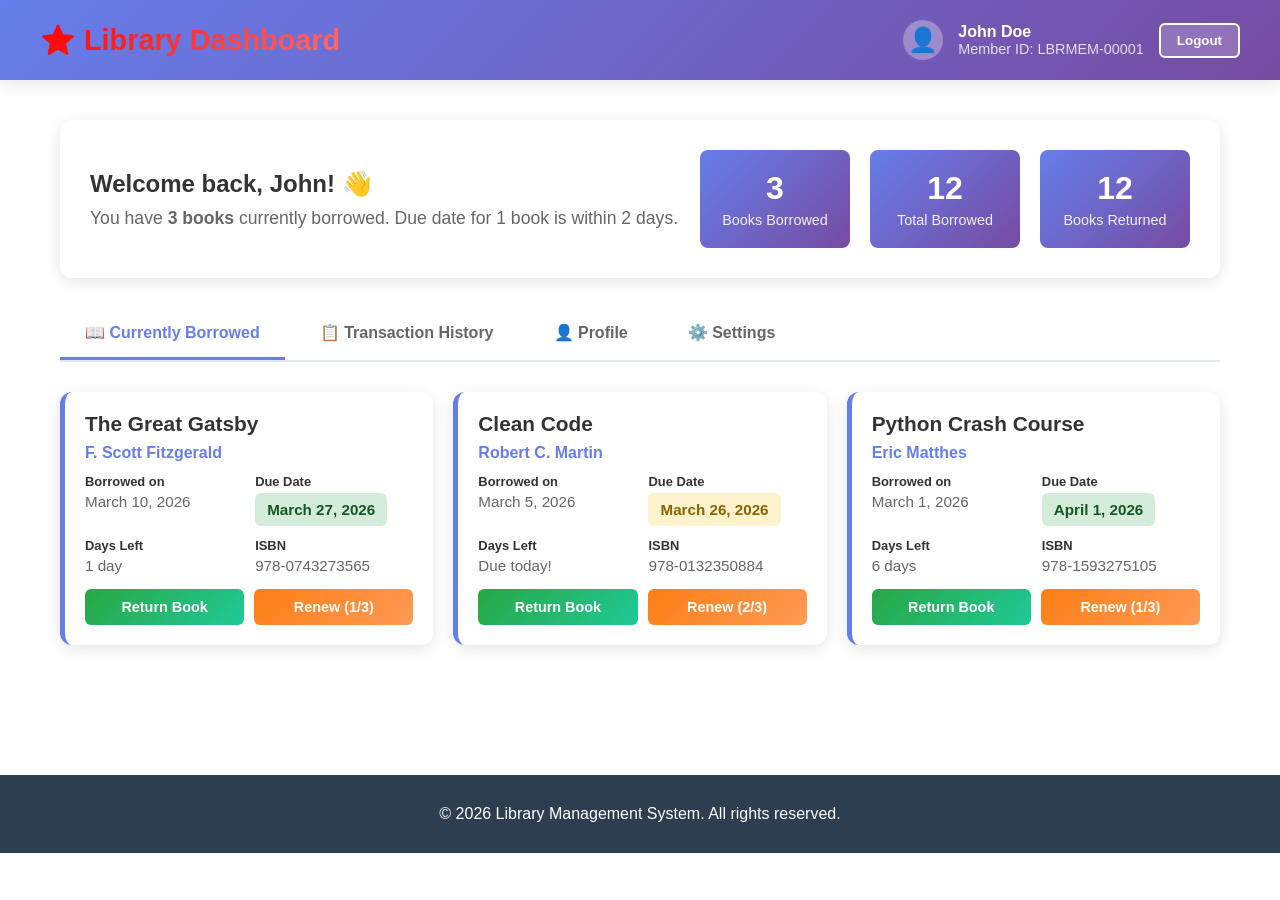
<file: library_management/www/dashboard.html>
<!DOCTYPE html>
<html lang="en">
<head>
    <meta charset="UTF-8">
    <meta name="viewport" content="width=device-width, initial-scale=1.0">
    <title>Member Dashboard - Library Management</title>
    <style>
        * {
            margin: 0;
            padding: 0;
            box-sizing: border-box;
        }

        body {
            font-family: 'Segoe UI', Tahoma, Geneva, Verdana, sans-serif;
            background: #000000;
            color: #333;
        }

        .navbar {
            background: linear-gradient(135deg, #667eea 0%, #764ba2 100%);
            color: white;
            padding: 20px 40px;
            display: flex;
            justify-content: space-between;
            align-items: center;
            box-shadow: 0 4px 15px rgba(0,0,0,0.1);
            flex-wrap: wrap;
            gap: 20px;
        }

        .navbar h1 {
            font-size: 1.8em;
            background: linear-gradient(135deg, #ff0000 0%, #ff6b6b 100%);
            -webkit-background-clip: text;
            -webkit-text-fill-color: transparent;
            background-clip: text;
        }

        .navbar-actions {
            display: flex;
            gap: 15px;
            align-items: center;
        }

        .user-info {
            display: flex;
            align-items: center;
            gap: 15px;
        }

        .user-avatar {
            width: 40px;
            height: 40px;
            border-radius: 50%;
            background: rgba(255,255,255,0.3);
            display: flex;
            align-items: center;
            justify-content: center;
            font-size: 1.5em;
        }

        .btn-logout {
            padding: 8px 16px;
            background: rgba(255,255,255,0.2);
            border: 2px solid white;
            color: white;
            border-radius: 6px;
            cursor: pointer;
            transition: all 0.3s ease;
            font-weight: 600;
        }

        .btn-logout:hover {
            background: white;
            color: #667eea;
        }

        .container {
            max-width: 1200px;
            margin: 0 auto;
            padding: 40px 20px;
        }

        .welcome-section {
            background: white;
            padding: 30px;
            border-radius: 12px;
            margin-bottom: 30px;
            box-shadow: 0 4px 15px rgba(0,0,0,0.1);
            display: flex;
            justify-content: space-between;
            align-items: center;
            flex-wrap: wrap;
            gap: 20px;
        }

        .welcome-text h2 {
            color: #333;
            margin-bottom: 10px;
        }

        .welcome-text p {
            color: #666;
            font-size: 1.1em;
        }

        .quick-stats {
            display: flex;
            gap: 20px;
            flex-wrap: wrap;
        }

        .stat-box {
            background: linear-gradient(135deg, #667eea 0%, #764ba2 100%);
            color: white;
            padding: 20px;
            border-radius: 8px;
            text-align: center;
            min-width: 150px;
        }

        .stat-number {
            font-size: 2em;
            font-weight: bold;
            margin-bottom: 5px;
        }

        .stat-label {
            font-size: 0.9em;
            opacity: 0.9;
        }

        .tabs {
            display: flex;
            gap: 10px;
            margin-bottom: 30px;
            border-bottom: 2px solid #e1e8ed;
            overflow-x: auto;
        }

        .tab {
            padding: 15px 25px;
            background: none;
            border: none;
            cursor: pointer;
            font-size: 1em;
            font-weight: 600;
            color: #666;
            border-bottom: 3px solid transparent;
            transition: all 0.3s ease;
            white-space: nowrap;
        }

        .tab:hover {
            color: #667eea;
        }

        .tab.active {
            color: #667eea;
            border-bottom-color: #667eea;
        }

        .tab-content {
            display: none;
        }

        .tab-content.active {
            display: block;
            animation: fadeIn 0.3s ease-out;
        }

        @keyframes fadeIn {
            from { opacity: 0; transform: translateY(10px); }
            to { opacity: 1; transform: translateY(0); }
        }

        .borrowed-books {
            display: grid;
            grid-template-columns: repeat(auto-fill, minmax(300px, 1fr));
            gap: 20px;
            margin-bottom: 30px;
        }

        .book-item {
            background: white;
            border-radius: 12px;
            padding: 20px;
            box-shadow: 0 4px 15px rgba(0,0,0,0.1);
            border-left: 5px solid #667eea;
            transition: all 0.3s ease;
        }

        .book-item:hover {
            transform: translateY(-5px);
            box-shadow: 0 8px 25px rgba(0,0,0,0.15);
        }

        .book-title {
            font-size: 1.3em;
            font-weight: bold;
            color: #333;
            margin-bottom: 8px;
        }

        .book-author {
            color: #667eea;
            margin-bottom: 12px;
            font-weight: 600;
        }

        .book-info {
            display: grid;
            grid-template-columns: 1fr 1fr;
            gap: 12px;
            margin-bottom: 15px;
            font-size: 0.95em;
            color: #666;
        }

        .info-item {
            display: flex;
            flex-direction: column;
        }

        .info-label {
            font-weight: 600;
            color: #333;
            font-size: 0.85em;
            margin-bottom: 4px;
        }

        .due-date {
            padding: 8px 12px;
            border-radius: 6px;
            font-weight: 600;
            display: inline-block;
            width: fit-content;
        }

        .due-soon {
            background: #fff3cd;
            color: #856404;
        }

        .overdue {
            background: #f8d7da;
            color: #721c24;
        }

        .available-time {
            background: #d4edda;
            color: #155724;
        }

        .actions {
            display: flex;
            gap: 10px;
            margin-top: 15px;
        }

        .btn {
            flex: 1;
            padding: 10px;
            border: none;
            border-radius: 6px;
            cursor: pointer;
            font-weight: 600;
            transition: all 0.3s ease;
            font-size: 0.9em;
        }

        .btn-return {
            background: linear-gradient(135deg, #28a745 0%, #20c997 100%);
            color: white;
        }

        .btn-return:hover {
            transform: translateY(-2px);
            box-shadow: 0 4px 12px rgba(40, 167, 69, 0.3);
        }

        .btn-renew {
            background: linear-gradient(135deg, #fd7e14 0%, #ff9a56 100%);
            color: white;
        }

        .btn-renew:hover {
            transform: translateY(-2px);
            box-shadow: 0 4px 12px rgba(253, 126, 20, 0.3);
        }

        .empty-state {
            text-align: center;
            padding: 60px 20px;
            background: white;
            border-radius: 12px;
            box-shadow: 0 4px 15px rgba(0,0,0,0.1);
        }

        .empty-icon {
            font-size: 4em;
            margin-bottom: 20px;
        }

        .empty-state h3 {
            color: #333;
            margin-bottom: 10px;
        }

        .empty-state p {
            color: #666;
            font-size: 1.1em;
            margin-bottom: 20px;
        }

        .btn-explore {
            padding: 12px 30px;
            background: linear-gradient(135deg, #667eea 0%, #764ba2 100%);
            color: white;
            border: none;
            border-radius: 6px;
            cursor: pointer;
            font-weight: 600;
            transition: all 0.3s ease;
        }

        .btn-explore:hover {
            transform: translateY(-2px);
            box-shadow: 0 4px 12px rgba(102, 126, 234, 0.3);
        }

        .transaction-table {
            background: white;
            border-radius: 12px;
            overflow: hidden;
            box-shadow: 0 4px 15px rgba(0,0,0,0.1);
        }

        table {
            width: 100%;
            border-collapse: collapse;
        }

        th {
            background: linear-gradient(135deg, #667eea 0%, #764ba2 100%);
            color: white;
            padding: 15px;
            text-align: left;
            font-weight: 600;
        }

        td {
            padding: 15px;
            border-bottom: 1px solid #e1e8ed;
        }

        tr:hover {
            background: #f9f9f9;
        }

        .status-badge {
            padding: 6px 12px;
            border-radius: 20px;
            font-size: 0.85em;
            font-weight: 600;
            display: inline-block;
        }

        .status-issued {
            background: #e7f3ff;
            color: #0066cc;
        }

        .status-returned {
            background: #d4edda;
            color: #155724;
        }

        .profile-section {
            background: white;
            border-radius: 12px;
            padding: 30px;
            box-shadow: 0 4px 15px rgba(0,0,0,0.1);
            max-width: 600px;
        }

        .profile-section h3 {
            color: #333;
            margin-bottom: 20px;
            font-size: 1.5em;
        }

        .profile-field {
            margin-bottom: 20px;
            padding-bottom: 20px;
            border-bottom: 1px solid #e1e8ed;
        }

        .profile-field:last-child {
            border-bottom: none;
        }

        .profile-label {
            font-weight: 600;
            color: #667eea;
            font-size: 0.9em;
            margin-bottom: 5px;
        }

        .profile-value {
            font-size: 1.1em;
            color: #333;
        }

        footer {
            background: #2c3e50;
            color: white;
            text-align: center;
            padding: 30px 20px;
            margin-top: 60px;
        }

        @media (max-width: 768px) {
            .navbar {
                flex-direction: column;
                padding: 15px 20px;
            }

            .navbar h1 {
                font-size: 1.4em;
            }

            .navbar-actions {
                width: 100%;
                justify-content: space-between;
            }

            .welcome-section {
                flex-direction: column;
                align-items: flex-start;
            }

            .borrowed-books {
                grid-template-columns: 1fr;
            }

            .book-info {
                grid-template-columns: 1fr;
            }

            .tabs {
                flex-direction: column;
                border-bottom: none;
            }

            .tab {
                border-bottom: 3px solid #e1e8ed;
                border-right: none;
            }

            .tab.active {
                border-bottom-color: #667eea;
            }

            table {
                font-size: 0.9em;
            }

            th, td {
                padding: 10px;
            }
        }
    </style>
</head>
<body>
    <div class="navbar">
        <h1>⭐ Library Dashboard</h1>
        <div class="navbar-actions">
            <div class="user-info">
                <div class="user-avatar">👤</div>
                <div>
                    <div style="font-weight: 600;">John Doe</div>
                    <div style="font-size: 0.9em; opacity: 0.8;">Member ID: LBRMEM-00001</div>
                </div>
            </div>
            <button class="btn-logout" onclick="logout()">Logout</button>
        </div>
    </div>

    <div class="container">
        <div class="welcome-section">
            <div class="welcome-text">
                <h2>Welcome back, John! 👋</h2>
                <p>You have <strong>3 books</strong> currently borrowed. Due date for 1 book is within 2 days.</p>
            </div>
            <div class="quick-stats">
                <div class="stat-box">
                    <div class="stat-number">3</div>
                    <div class="stat-label">Books Borrowed</div>
                </div>
                <div class="stat-box">
                    <div class="stat-number">12</div>
                    <div class="stat-label">Total Borrowed</div>
                </div>
                <div class="stat-box">
                    <div class="stat-number">12</div>
                    <div class="stat-label">Books Returned</div>
                </div>
            </div>
        </div>

        <div class="tabs">
            <button class="tab active" onclick="switchTab(event, 'borrowed')">📖 Currently Borrowed</button>
            <button class="tab" onclick="switchTab(event, 'transaction')">📋 Transaction History</button>
            <button class="tab" onclick="switchTab(event, 'profile')">👤 Profile</button>
            <button class="tab" onclick="switchTab(event, 'settings')">⚙️ Settings</button>
        </div>

        <!-- Borrowed Books Tab -->
        <div id="borrowed" class="tab-content active">
            <div class="borrowed-books">
                <div class="book-item">
                    <div class="book-title">The Great Gatsby</div>
                    <div class="book-author">F. Scott Fitzgerald</div>
                    <div class="book-info">
                        <div class="info-item">
                            <span class="info-label">Borrowed on</span>
                            <span>March 10, 2026</span>
                        </div>
                        <div class="info-item">
                            <span class="info-label">Due Date</span>
                            <span class="due-date available-time">March 27, 2026</span>
                        </div>
                        <div class="info-item">
                            <span class="info-label">Days Left</span>
                            <span>1 day</span>
                        </div>
                        <div class="info-item">
                            <span class="info-label">ISBN</span>
                            <span>978-0743273565</span>
                        </div>
                    </div>
                    <div class="actions">
                        <button class="btn btn-return" onclick="returnBook('The Great Gatsby')">Return Book</button>
                        <button class="btn btn-renew" onclick="renewBook('The Great Gatsby')">Renew (1/3)</button>
                    </div>
                </div>

                <div class="book-item">
                    <div class="book-title">Clean Code</div>
                    <div class="book-author">Robert C. Martin</div>
                    <div class="book-info">
                        <div class="info-item">
                            <span class="info-label">Borrowed on</span>
                            <span>March 5, 2026</span>
                        </div>
                        <div class="info-item">
                            <span class="info-label">Due Date</span>
                            <span class="due-date due-soon">March 26, 2026</span>
                        </div>
                        <div class="info-item">
                            <span class="info-label">Days Left</span>
                            <span>Due today!</span>
                        </div>
                        <div class="info-item">
                            <span class="info-label">ISBN</span>
                            <span>978-0132350884</span>
                        </div>
                    </div>
                    <div class="actions">
                        <button class="btn btn-return" onclick="returnBook('Clean Code')">Return Book</button>
                        <button class="btn btn-renew" onclick="renewBook('Clean Code')">Renew (2/3)</button>
                    </div>
                </div>

                <div class="book-item">
                    <div class="book-title">Python Crash Course</div>
                    <div class="book-author">Eric Matthes</div>
                    <div class="book-info">
                        <div class="info-item">
                            <span class="info-label">Borrowed on</span>
                            <span>March 1, 2026</span>
                        </div>
                        <div class="info-item">
                            <span class="info-label">Due Date</span>
                            <span class="due-date available-time">April 1, 2026</span>
                        </div>
                        <div class="info-item">
                            <span class="info-label">Days Left</span>
                            <span>6 days</span>
                        </div>
                        <div class="info-item">
                            <span class="info-label">ISBN</span>
                            <span>978-1593275105</span>
                        </div>
                    </div>
                    <div class="actions">
                        <button class="btn btn-return" onclick="returnBook('Python Crash Course')">Return Book</button>
                        <button class="btn btn-renew" onclick="renewBook('Python Crash Course')">Renew (1/3)</button>
                    </div>
                </div>
            </div>
        </div>

        <!-- Transaction History Tab -->
        <div id="transaction" class="tab-content">
            <div class="transaction-table">
                <table>
                    <thead>
                        <tr>
                            <th>Book Title</th>
                            <th>Transaction Date</th>
                            <th>Type</th>
                            <th>Due Date</th>
                            <th>Status</th>
                        </tr>
                    </thead>
                    <tbody>
                        <tr>
                            <td>The Great Gatsby</td>
                            <td>March 10, 2026</td>
                            <td>Issue</td>
                            <td>March 27, 2026</td>
                            <td><span class="status-badge status-issued">Issued</span></td>
                        </tr>
                        <tr>
                            <td>1984</td>
                            <td>February 28, 2026</td>
                            <td>Return</td>
                            <td>March 14, 2026</td>
                            <td><span class="status-badge status-returned">Returned</span></td>
                        </tr>
                        <tr>
                            <td>Clean Code</td>
                            <td>March 5, 2026</td>
                            <td>Issue</td>
                            <td>March 26, 2026</td>
                            <td><span class="status-badge status-issued">Issued</span></td>
                        </tr>
                        <tr>
                            <td>Python Crash Course</td>
                            <td>March 1, 2026</td>
                            <td>Issue</td>
                            <td>April 1, 2026</td>
                            <td><span class="status-badge status-issued">Issued</span></td>
                        </tr>
                        <tr>
                            <td>Sapiens</td>
                            <td>February 10, 2026</td>
                            <td>Return</td>
                            <td>February 24, 2026</td>
                            <td><span class="status-badge status-returned">Returned</span></td>
                        </tr>
                    </tbody>
                </table>
            </div>
        </div>

        <!-- Profile Tab -->
        <div id="profile" class="tab-content">
            <div class="profile-section">
                <h3>Member Profile</h3>
                <div class="profile-field">
                    <div class="profile-label">Full Name</div>
                    <div class="profile-value">John Doe</div>
                </div>
                <div class="profile-field">
                    <div class="profile-label">Member ID</div>
                    <div class="profile-value">LBRMEM-00001</div>
                </div>
                <div class="profile-field">
                    <div class="profile-label">Email</div>
                    <div class="profile-value">john.doe@example.com</div>
                </div>
                <div class="profile-field">
                    <div class="profile-label">Phone</div>
                    <div class="profile-value">+1 (555) 123-4567</div>
                </div>
                <div class="profile-field">
                    <div class="profile-label">Membership Type</div>
                    <div class="profile-value">Premium</div>
                </div>
                <div class="profile-field">
                    <div class="profile-label">Membership Start</div>
                    <div class="profile-value">January 15, 2025</div>
                </div>
                <div class="profile-field">
                    <div class="profile-label">Membership End</div>
                    <div class="profile-value">January 15, 2026</div>
                </div>
                <div class="profile-field">
                    <div class="profile-label">Status</div>
                    <div class="profile-value">✅ Active</div>
                </div>
            </div>
        </div>

        <!-- Settings Tab -->
        <div id="settings" class="tab-content">
            <div class="profile-section" style="max-width: 100%;">
                <h3>Settings</h3>
                <div style="margin: 30px 0;">
                    <h4 style="color: #333; margin-bottom: 15px;">Notifications</h4>
                    <div style="margin-bottom: 15px; display: flex; align-items: center;">
                        <input type="checkbox" id="emailNotif" checked style="width: 20px; height: 20px; cursor: pointer;">
                        <label for="emailNotif" style="margin-left: 10px; cursor: pointer;">Email notifications for due dates</label>
                    </div>
                    <div style="margin-bottom: 15px; display: flex; align-items: center;">
                        <input type="checkbox" id="smsNotif" checked style="width: 20px; height: 20px; cursor: pointer;">
                        <label for="smsNotif" style="margin-left: 10px; cursor: pointer;">SMS reminders before due date</label>
                    </div>
                    <div style="margin-bottom: 15px; display: flex; align-items: center;">
                        <input type="checkbox" id="newsNotif" style="width: 20px; height: 20px; cursor: pointer;">
                        <label for="newsNotif" style="margin-left: 10px; cursor: pointer;">New book arrivals newsletter</label>
                    </div>
                </div>
                <div style="margin: 30px 0;">
                    <h4 style="color: #333; margin-bottom: 15px;">Preferences</h4>
                    <div style="margin-bottom: 20px;">
                        <label style="display: block; margin-bottom: 10px; font-weight: 600; color: #333;">Theme</label>
                        <select style="padding: 10px; border: 2px solid #e1e8ed; border-radius: 6px; width: 100%; max-width: 300px;">
                            <option>Light</option>
                            <option>Dark</option>
                            <option>Auto</option>
                        </select>
                    </div>
                </div>
                <button class="btn-explore" style="margin-top: 30px;" onclick="saveSettings()">Save Changes</button>
            </div>
        </div>
    </div>

    <footer>
        <p>&copy; 2026 Library Management System. All rights reserved.</p>
    </footer>

    <script>
        // Enhanced tab switching with animations
        function switchTab(event, tabName) {
            const currentTab = document.querySelector('.tab-content.active');
            const newTab = document.getElementById(tabName);

            if (currentTab === newTab) return;

            // Remove active class from all buttons
            const buttons = document.querySelectorAll('.tab');
            buttons.forEach(btn => {
                btn.classList.remove('active');
                btn.style.transform = 'scale(1)';
            });

            // Add active class to clicked button with animation
            event.target.classList.add('active');
            event.target.style.transform = 'scale(1.05)';

            // Animate tab transition
            currentTab.style.animation = 'fadeOut 0.2s ease-out';
            setTimeout(() => {
                currentTab.classList.remove('active');
                newTab.classList.add('active');
                newTab.style.animation = 'fadeIn 0.3s ease-out';
            }, 200);

            // Update URL hash for bookmarking
            window.location.hash = tabName;
        }

        // Enhanced book actions with confirmations and feedback
        function returnBook(title) {
            const modal = createConfirmationModal(
                'Return Book',
                `Are you sure you want to return "${title}"?`,
                () => {
                    showNotification(`✅ "${title}" has been returned successfully!`, 'success');
                    // Simulate removing the book from borrowed list
                    const bookItem = event.target.closest('.book-item');
                    bookItem.style.animation = 'slideOutLeft 0.5s ease-out';
                    setTimeout(() => {
                        bookItem.remove();
                        updateStats();
                        checkEmptyState();
                    }, 500);
                },
                'Return Book',
                'Cancel'
            );
            document.body.appendChild(modal);
            modal.style.display = 'block';
        }

        function renewBook(title) {
            const modal = createConfirmationModal(
                'Renew Book',
                `Renew "${title}" for another 14 days?`,
                () => {
                    showNotification(`🔄 "${title}" has been renewed for 14 more days!`, 'info');
                    // Update the due date display
                    const bookItem = event.target.closest('.book-item');
                    const dueDateElement = bookItem.querySelector('.due-date');
                    const currentDate = new Date();
                    currentDate.setDate(currentDate.getDate() + 14);
                    const newDueDate = currentDate.toLocaleDateString('en-US', {
                        year: 'numeric',
                        month: 'long',
                        day: 'numeric'
                    });
                    dueDateElement.textContent = newDueDate;
                    dueDateElement.className = 'due-date available-time';
                },
                'Renew Book',
                'Cancel'
            );
            document.body.appendChild(modal);
            modal.style.display = 'block';
        }

        // Enhanced settings with validation
        function saveSettings() {
            const button = event.target;
            const originalText = button.textContent;
            button.textContent = '⏳ Saving...';
            button.disabled = true;

            setTimeout(() => {
                button.textContent = originalText;
                button.disabled = false;
                showNotification('✅ Settings saved successfully!', 'success');

                // Apply theme changes
                const theme = document.querySelector('select').value;
                applyTheme(theme);
            }, 1500);
        }

        function applyTheme(theme) {
            const body = document.body;
            body.classList.remove('light-theme', 'dark-theme', 'auto-theme');
            body.classList.add(`${theme.toLowerCase()}-theme`);

            // Store preference
            localStorage.setItem('library-theme', theme);
        }

        // Enhanced logout with animation
        function logout() {
            const modal = createConfirmationModal(
                'Logout',
                'Are you sure you want to logout?',
                () => {
                    // Add logout animation
                    document.body.style.animation = 'fadeOut 0.5s ease-out';
                    setTimeout(() => {
                        window.location.href = '/';
                    }, 500);
                },
                'Logout',
                'Stay Logged In'
            );
            document.body.appendChild(modal);
            modal.style.display = 'block';
        }

        // Modal creation utility
        function createConfirmationModal(title, message, onConfirm, confirmText = 'Confirm', cancelText = 'Cancel') {
            const modal = document.createElement('div');
            modal.className = 'modal confirmation-modal';
            modal.innerHTML = `
                <div class="modal-content">
                    <div class="modal-header">
                        <h3>${title}</h3>
                        <span class="close" onclick="closeModal(this.closest('.modal'))">&times;</span>
                    </div>
                    <div class="modal-body">
                        <p style="font-size: 1.1em; margin: 20px 0;">${message}</p>
                    </div>
                    <div class="modal-footer">
                        <button class="btn-cancel" onclick="closeModal(this.closest('.modal'))">${cancelText}</button>
                        <button class="btn-confirm" onclick="handleConfirm(this.closest('.modal'))">${confirmText}</button>
                    </div>
                </div>
            `;

            // Store the confirm callback
            modal.confirmCallback = onConfirm;

            // Close on outside click
            modal.addEventListener('click', (e) => {
                if (e.target === modal) {
                    closeModal(modal);
                }
            });

            return modal;
        }

        function handleConfirm(modal) {
            if (modal.confirmCallback) {
                modal.confirmCallback();
            }
            closeModal(modal);
        }

        function closeModal(modal) {
            modal.style.animation = 'modalFadeOut 0.3s ease-out';
            setTimeout(() => {
                modal.remove();
            }, 300);
        }

        // Notification system
        function showNotification(message, type = 'info') {
            const notification = document.createElement('div');
            notification.className = `notification ${type}`;
            notification.innerHTML = `
                <span>${message}</span>
                <button onclick="this.parentElement.remove()">×</button>
            `;

            document.body.appendChild(notification);

            // Animate in
            setTimeout(() => notification.classList.add('show'), 10);

            // Auto remove after 5 seconds
            setTimeout(() => {
                notification.classList.remove('show');
                setTimeout(() => notification.remove(), 300);
            }, 5000);
        }

        // Update statistics dynamically
        function updateStats() {
            const borrowedBooks = document.querySelectorAll('.book-item').length;
            const statsBoxes = document.querySelectorAll('.stat-box');

            if (statsBoxes[0]) {
                statsBoxes[0].querySelector('.stat-number').textContent = borrowedBooks;
            }

            // Update welcome message
            const welcomeText = document.querySelector('.welcome-text p');
            const dueSoonCount = document.querySelectorAll('.due-soon').length;
            welcomeText.innerHTML = `You have <strong>${borrowedBooks} book${borrowedBooks !== 1 ? 's' : ''}</strong> currently borrowed.${dueSoonCount > 0 ? ` Due date for ${dueSoonCount} book${dueSoonCount > 1 ? 's' : ''} is within 2 days.` : ''}`;
        }

        // Check for empty state
        function checkEmptyState() {
            const borrowedTab = document.getElementById('borrowed');
            const books = borrowedTab.querySelectorAll('.book-item');

            if (books.length === 0) {
                borrowedTab.innerHTML = `
                    <div class="empty-state">
                        <div class="empty-icon">📚</div>
                        <h3>No Books Currently Borrowed</h3>
                        <p>You haven't borrowed any books yet. Start exploring our collection!</p>
                        <button class="btn-explore" onclick="window.location.href='/books'">Explore Books</button>
                    </div>
                `;
            }
        }

        // Enhanced interactions for book items
        function addBookItemInteractions() {
            const bookItems = document.querySelectorAll('.book-item');

            bookItems.forEach((item, index) => {
                // Add staggered animation on load
                item.style.animationDelay = `${index * 0.1}s`;
                item.classList.add('slide-in-right');

                // Add hover effects
                item.addEventListener('mouseenter', function() {
                    this.style.transform = 'translateY(-8px) scale(1.02)';
                    this.style.boxShadow = '0 15px 35px rgba(0,0,0,0.2), 0 0 20px rgba(102, 126, 234, 0.1)';
                });

                item.addEventListener('mouseleave', function() {
                    this.style.transform = 'translateY(0) scale(1)';
                    this.style.boxShadow = '0 4px 15px rgba(0,0,0,0.1)';
                });

                // Add click ripple effect to buttons
                const buttons = item.querySelectorAll('.btn');
                buttons.forEach(button => {
                    button.addEventListener('click', function(e) {
                        const ripple = document.createElement('div');
                        ripple.style.position = 'absolute';
                        ripple.style.borderRadius = '50%';
                        ripple.style.background = 'rgba(255, 255, 255, 0.6)';
                        ripple.style.transform = 'scale(0)';
                        ripple.style.animation = 'ripple 0.6s linear';
                        ripple.style.left = (e.offsetX - 10) + 'px';
                        ripple.style.top = (e.offsetY - 10) + 'px';
                        ripple.style.width = '20px';
                        ripple.style.height = '20px';
                        ripple.style.pointerEvents = 'none';

                        this.appendChild(ripple);

                        setTimeout(() => {
                            ripple.remove();
                        }, 600);
                    });
                });
            });
        }

        // Enhanced stat boxes with animations
        function animateStatBoxes() {
            const statBoxes = document.querySelectorAll('.stat-box');

            statBoxes.forEach((box, index) => {
                box.style.animationDelay = `${index * 0.2}s`;
                box.classList.add('bounce-in');

                // Add click animation
                box.addEventListener('click', function() {
                    this.style.animation = 'pulse 0.6s ease-out';
                    setTimeout(() => {
                        this.style.animation = '';
                    }, 600);
                });
            });
        }

        // Keyboard shortcuts
        document.addEventListener('keydown', (e) => {
            // Ctrl/Cmd + number for tabs
            if ((e.ctrlKey || e.metaKey) && e.key >= '1' && e.key <= '4') {
                e.preventDefault();
                const tabs = ['borrowed', 'transaction', 'profile', 'settings'];
                const tabIndex = parseInt(e.key) - 1;
                const tabButton = document.querySelectorAll('.tab')[tabIndex];
                if (tabButton) {
                    switchTab({ target: tabButton }, tabs[tabIndex]);
                }
            }

            // Escape to close modals
            if (e.key === 'Escape') {
                const openModals = document.querySelectorAll('.modal[style*="display: block"]');
                openModals.forEach(modal => closeModal(modal));
            }
        });

        // Add CSS animations
        const style = document.createElement('style');
        style.textContent = `
            .slide-in-right {
                animation: slideInRight 0.6s ease-out forwards;
                opacity: 0;
                transform: translateX(30px);
            }

            .bounce-in {
                animation: bounceIn 0.8s ease-out forwards;
                opacity: 0;
                transform: scale(0.3);
            }

            @keyframes slideInRight {
                to {
                    opacity: 1;
                    transform: translateX(0);
                }
            }

            @keyframes bounceIn {
                0% { opacity: 0; transform: scale(0.3); }
                50% { opacity: 1; transform: scale(1.05); }
                70% { transform: scale(0.9); }
                100% { opacity: 1; transform: scale(1); }
            }

            @keyframes slideOutLeft {
                to {
                    opacity: 0;
                    transform: translateX(-100%);
                }
            }

            @keyframes fadeOut {
                to {
                    opacity: 0;
                    transform: translateY(-10px);
                }
            }

            @keyframes modalFadeOut {
                to {
                    opacity: 0;
                    transform: scale(0.9);
                }
            }

            @keyframes ripple {
                to {
                    transform: scale(4);
                    opacity: 0;
                }
            }

            @keyframes pulse {
                0% { transform: scale(1); }
                50% { transform: scale(1.1); }
                100% { transform: scale(1); }
            }

            .modal {
                display: none;
                position: fixed;
                z-index: 1000;
                left: 0;
                top: 0;
                width: 100%;
                height: 100%;
                background-color: rgba(0,0,0,0.7);
                backdrop-filter: blur(5px);
                animation: modalFadeIn 0.3s ease-out;
            }

            @keyframes modalFadeIn {
                from {
                    opacity: 0;
                }
                to {
                    opacity: 1;
                }
            }

            .modal-content {
                background-color: white;
                margin: 10% auto;
                padding: 0;
                border-radius: 12px;
                width: 90%;
                max-width: 500px;
                box-shadow: 0 20px 40px rgba(0,0,0,0.3);
                animation: modalSlideIn 0.3s ease-out;
            }

            @keyframes modalSlideIn {
                from {
                    opacity: 0;
                    transform: translateY(-50px) scale(0.9);
                }
                to {
                    opacity: 1;
                    transform: translateY(0) scale(1);
                }
            }

            .modal-header {
                background: linear-gradient(135deg, #667eea 0%, #764ba2 100%);
                color: white;
                padding: 20px;
                border-radius: 12px 12px 0 0;
                display: flex;
                justify-content: space-between;
                align-items: center;
            }

            .modal-header h3 {
                margin: 0;
                font-size: 1.3em;
            }

            .close {
                font-size: 28px;
                font-weight: bold;
                cursor: pointer;
                transition: color 0.3s ease;
            }

            .close:hover {
                color: #ff6b6b;
            }

            .modal-body {
                padding: 30px;
                text-align: center;
            }

            .modal-footer {
                padding: 20px 30px 30px;
                display: flex;
                gap: 15px;
                justify-content: flex-end;
            }

            .btn-cancel, .btn-confirm {
                padding: 12px 24px;
                border: none;
                border-radius: 8px;
                font-weight: 600;
                cursor: pointer;
                transition: all 0.3s ease;
                font-size: 1em;
            }

            .btn-cancel {
                background: #f8f9fa;
                color: #6c757d;
                border: 2px solid #dee2e6;
            }

            .btn-cancel:hover {
                background: #e9ecef;
                border-color: #adb5bd;
            }

            .btn-confirm {
                background: linear-gradient(135deg, #667eea 0%, #764ba2 100%);
                color: white;
            }

            .btn-confirm:hover {
                transform: translateY(-2px);
                box-shadow: 0 6px 20px rgba(102, 126, 234, 0.4);
            }

            .notification {
                position: fixed;
                top: 20px;
                right: 20px;
                background: white;
                border-radius: 8px;
                padding: 15px 20px;
                box-shadow: 0 4px 15px rgba(0,0,0,0.2);
                z-index: 1001;
                transform: translateX(100%);
                transition: transform 0.3s ease;
                display: flex;
                justify-content: space-between;
                align-items: center;
                min-width: 300px;
            }

            .notification.show {
                transform: translateX(0);
            }

            .notification.success {
                border-left: 4px solid #28a745;
            }

            .notification.info {
                border-left: 4px solid #17a2b8;
            }

            .notification.error {
                border-left: 4px solid #dc3545;
            }

            .light-theme {
                background: #ffffff;
                color: #333;
            }

            .dark-theme {
                background: #1a1a1a;
                color: #ffffff;
            }

            .dark-theme .navbar,
            .dark-theme .welcome-section,
            .dark-theme .book-item,
            .dark-theme .transaction-table,
            .dark-theme .profile-section {
                background: #2d2d2d;
                color: #ffffff;
            }

            .dark-theme .tab.active {
                color: #667eea;
            }

            .auto-theme {
                /* Will be determined by system preference */
            }

            @media (prefers-color-scheme: dark) {
                .auto-theme {
                    background: #1a1a1a;
                    color: #ffffff;
                }

                .auto-theme .navbar,
                .auto-theme .welcome-section,
                .auto-theme .book-item,
                .auto-theme .transaction-table,
                .auto-theme .profile-section {
                    background: #2d2d2d;
                    color: #ffffff;
                }
            }

            @media (max-width: 768px) {
                .modal-content {
                    margin: 20% auto;
                    width: 95%;
                }

                .modal-footer {
                    flex-direction: column;
                }

                .btn-cancel, .btn-confirm {
                    width: 100%;
                }
            }
        `;
        document.head.appendChild(style);

        // Initialize on page load
        window.addEventListener('load', () => {
            addBookItemInteractions();
            animateStatBoxes();

            // Load saved theme
            const savedTheme = localStorage.getItem('library-theme') || 'Light';
            applyTheme(savedTheme);
            document.querySelector('select').value = savedTheme;

            // Check URL hash for initial tab
            const hash = window.location.hash.substring(1);
            if (hash && ['borrowed', 'transaction', 'profile', 'settings'].includes(hash)) {
                const tabButton = Array.from(document.querySelectorAll('.tab')).find(btn =>
                    btn.getAttribute('onclick').includes(hash)
                );
                if (tabButton) {
                    switchTab({ target: tabButton }, hash);
                }
            }
        });

        // Handle browser back/forward navigation
        window.addEventListener('hashchange', () => {
            const hash = window.location.hash.substring(1);
            if (hash && ['borrowed', 'transaction', 'profile', 'settings'].includes(hash)) {
                const tabButton = Array.from(document.querySelectorAll('.tab')).find(btn =>
                    btn.getAttribute('onclick').includes(hash)
                );
                if (tabButton) {
                    switchTab({ target: tabButton }, hash);
                }
            }
        });
    </script>
</body>
</html>
</file>
